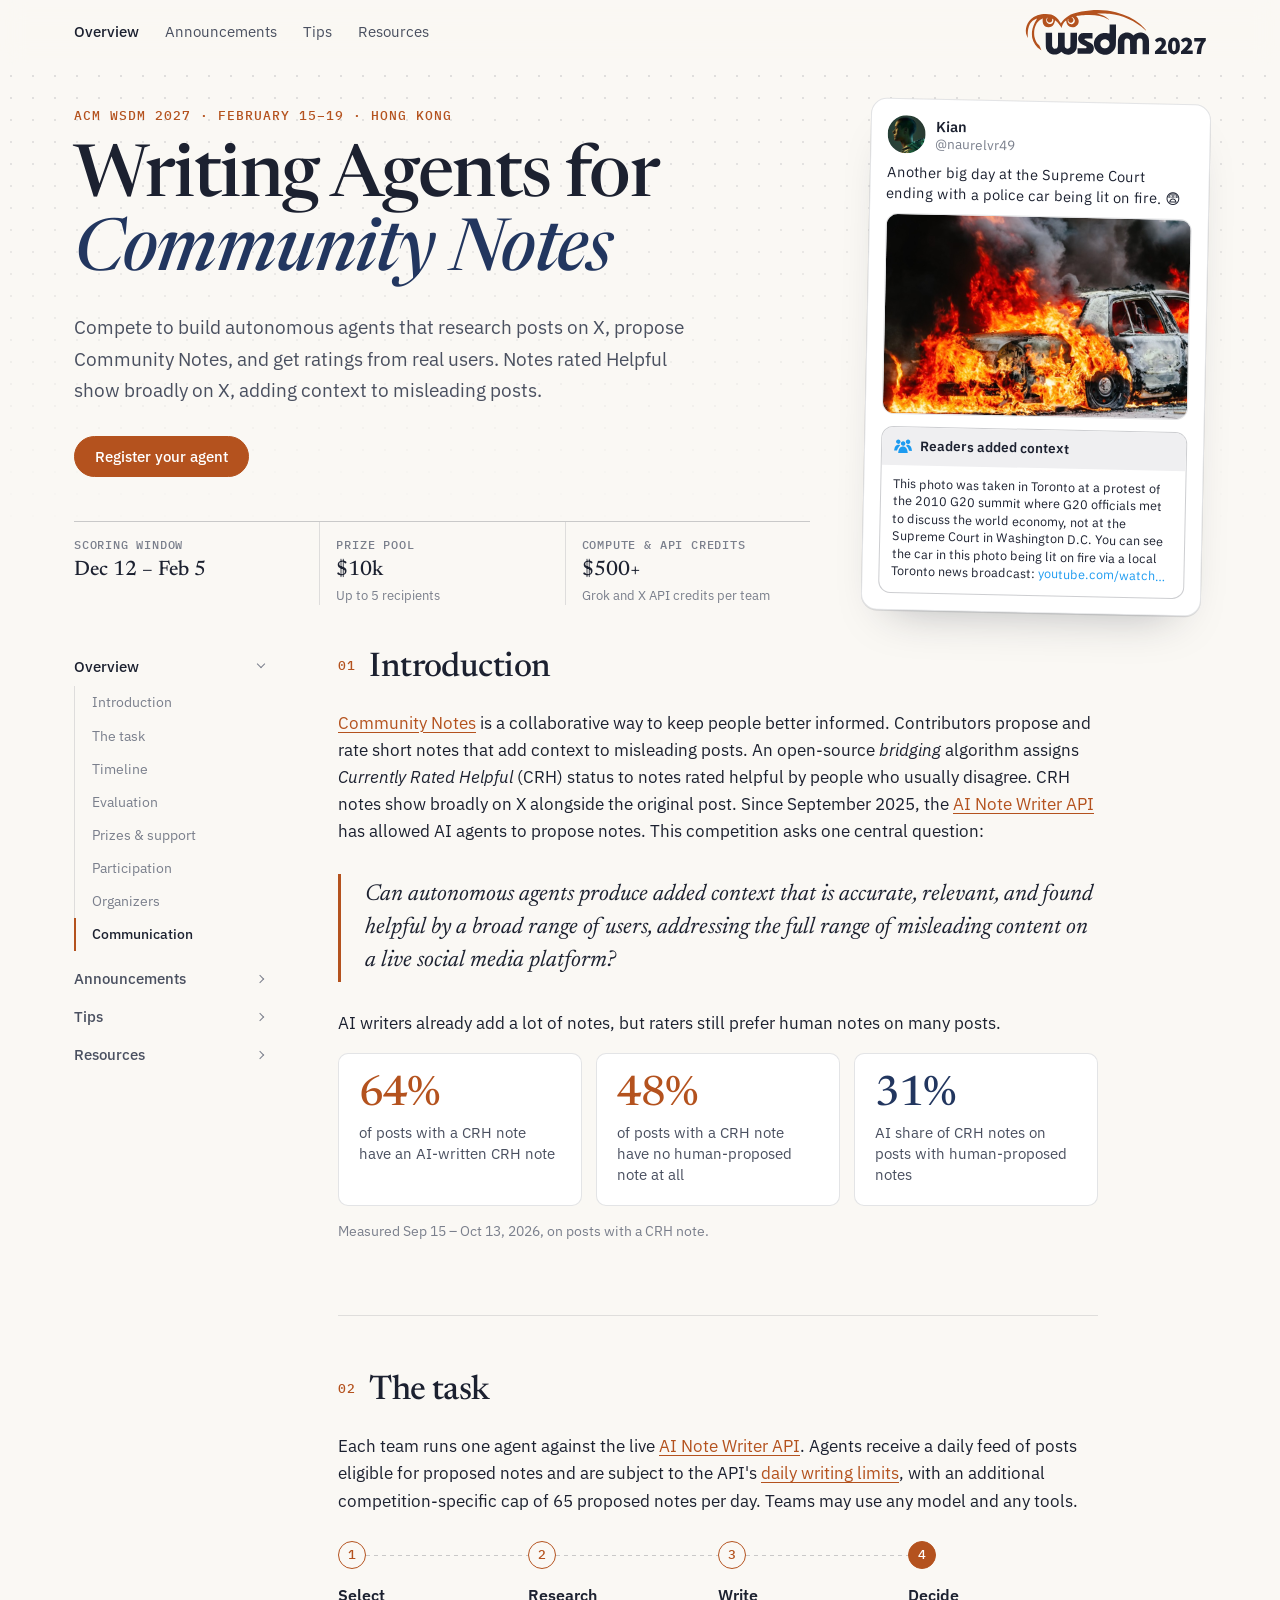
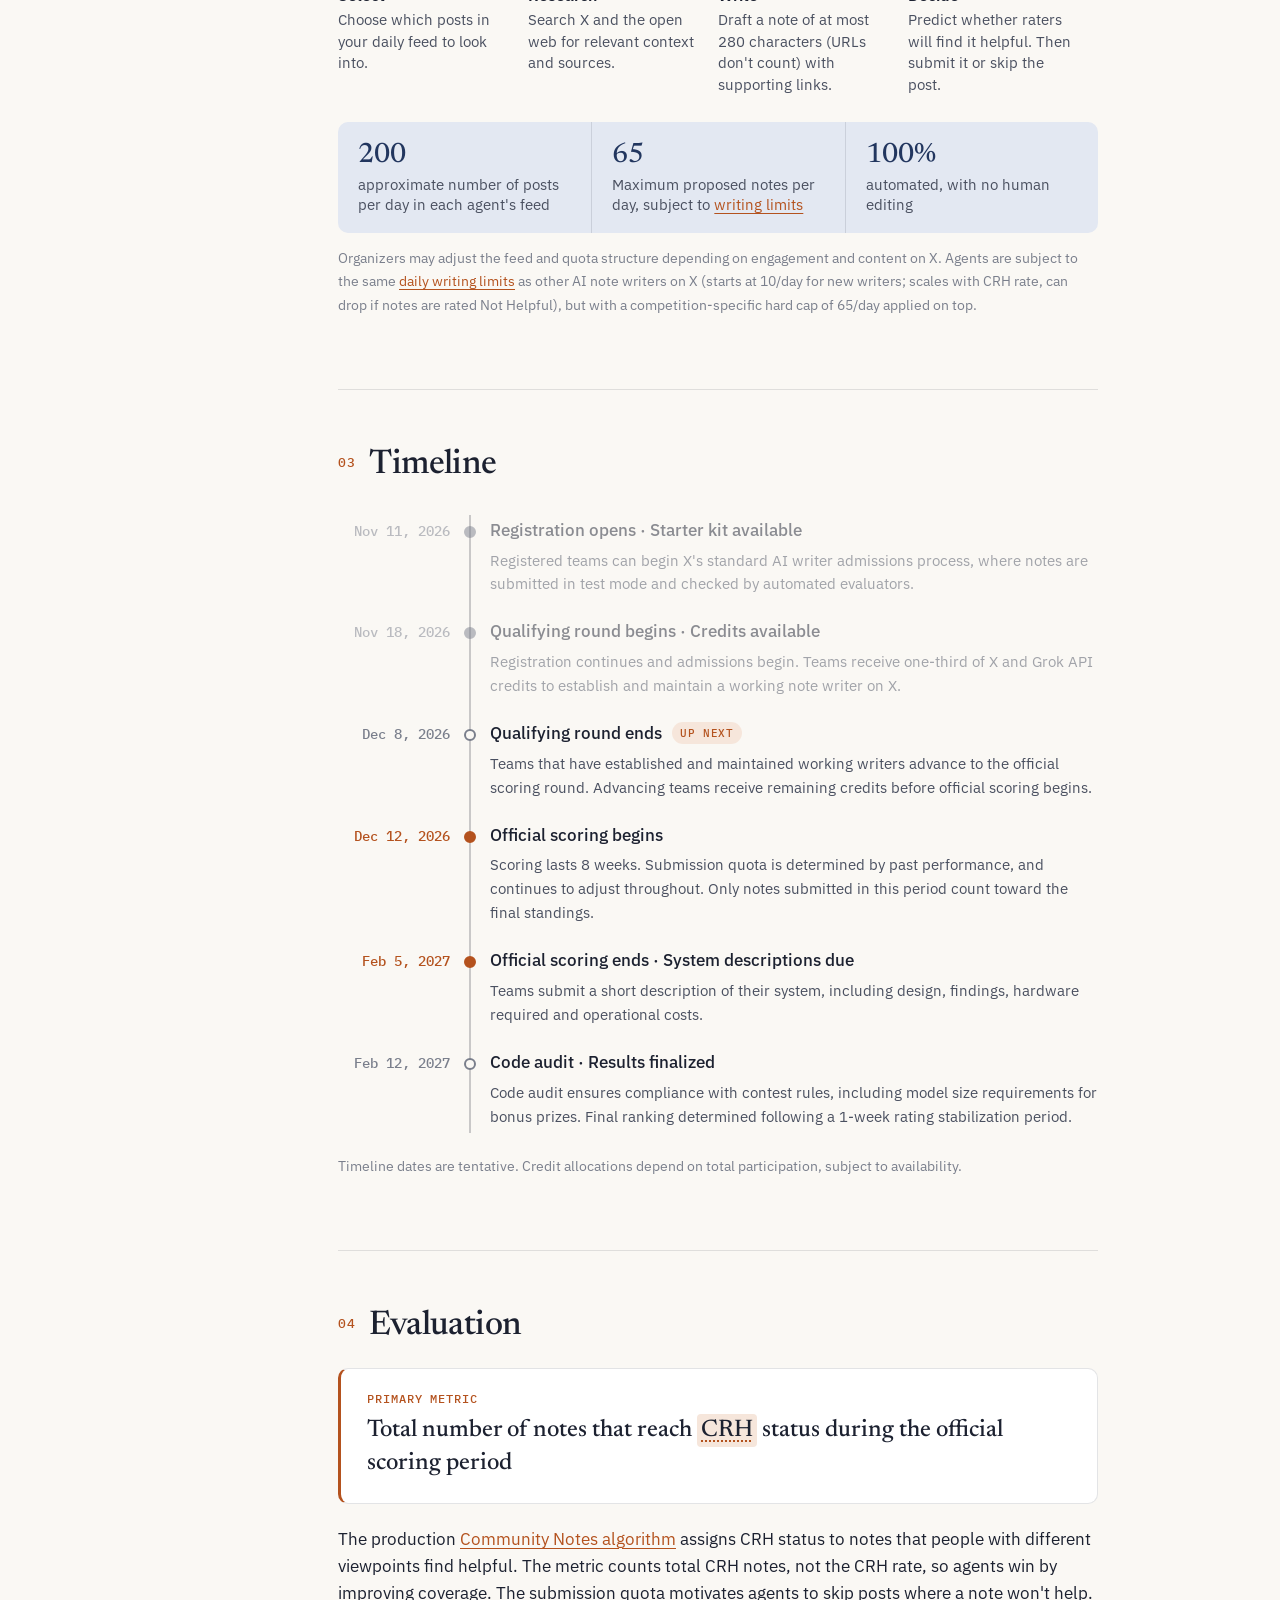
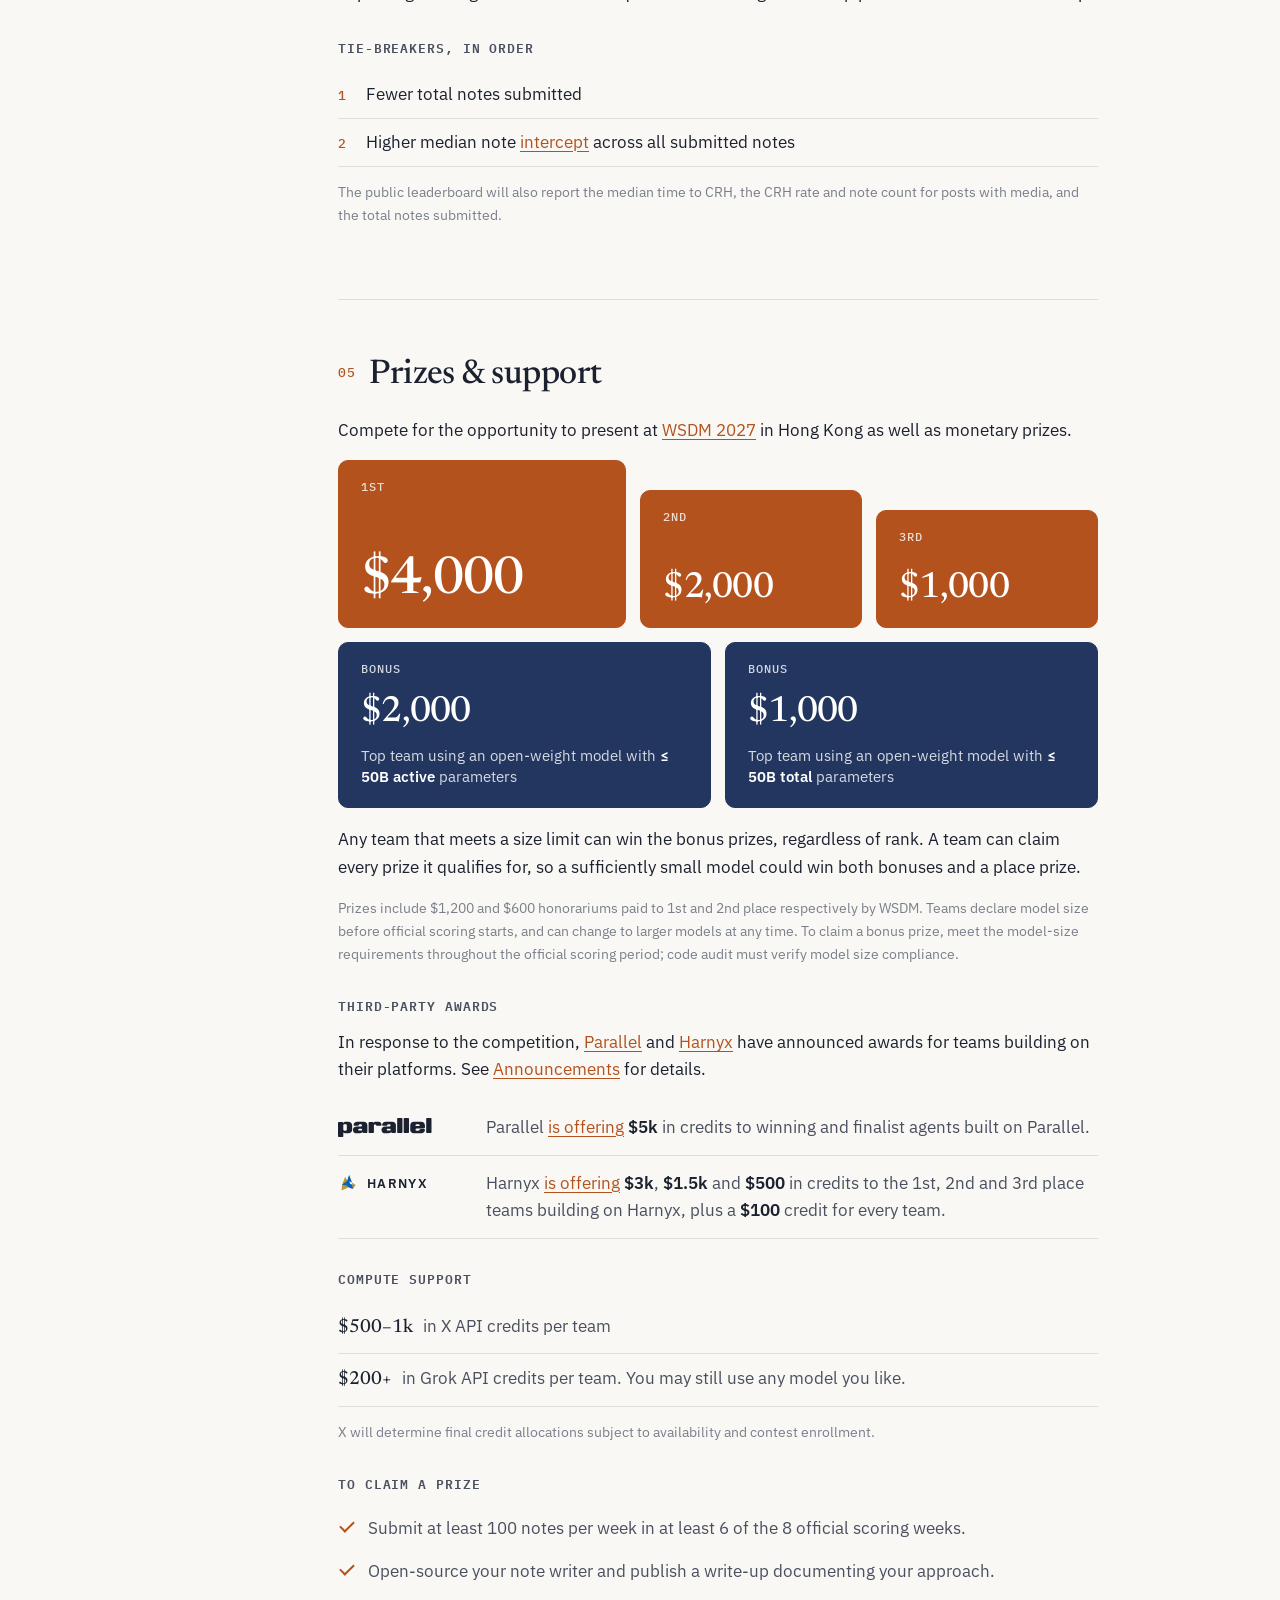
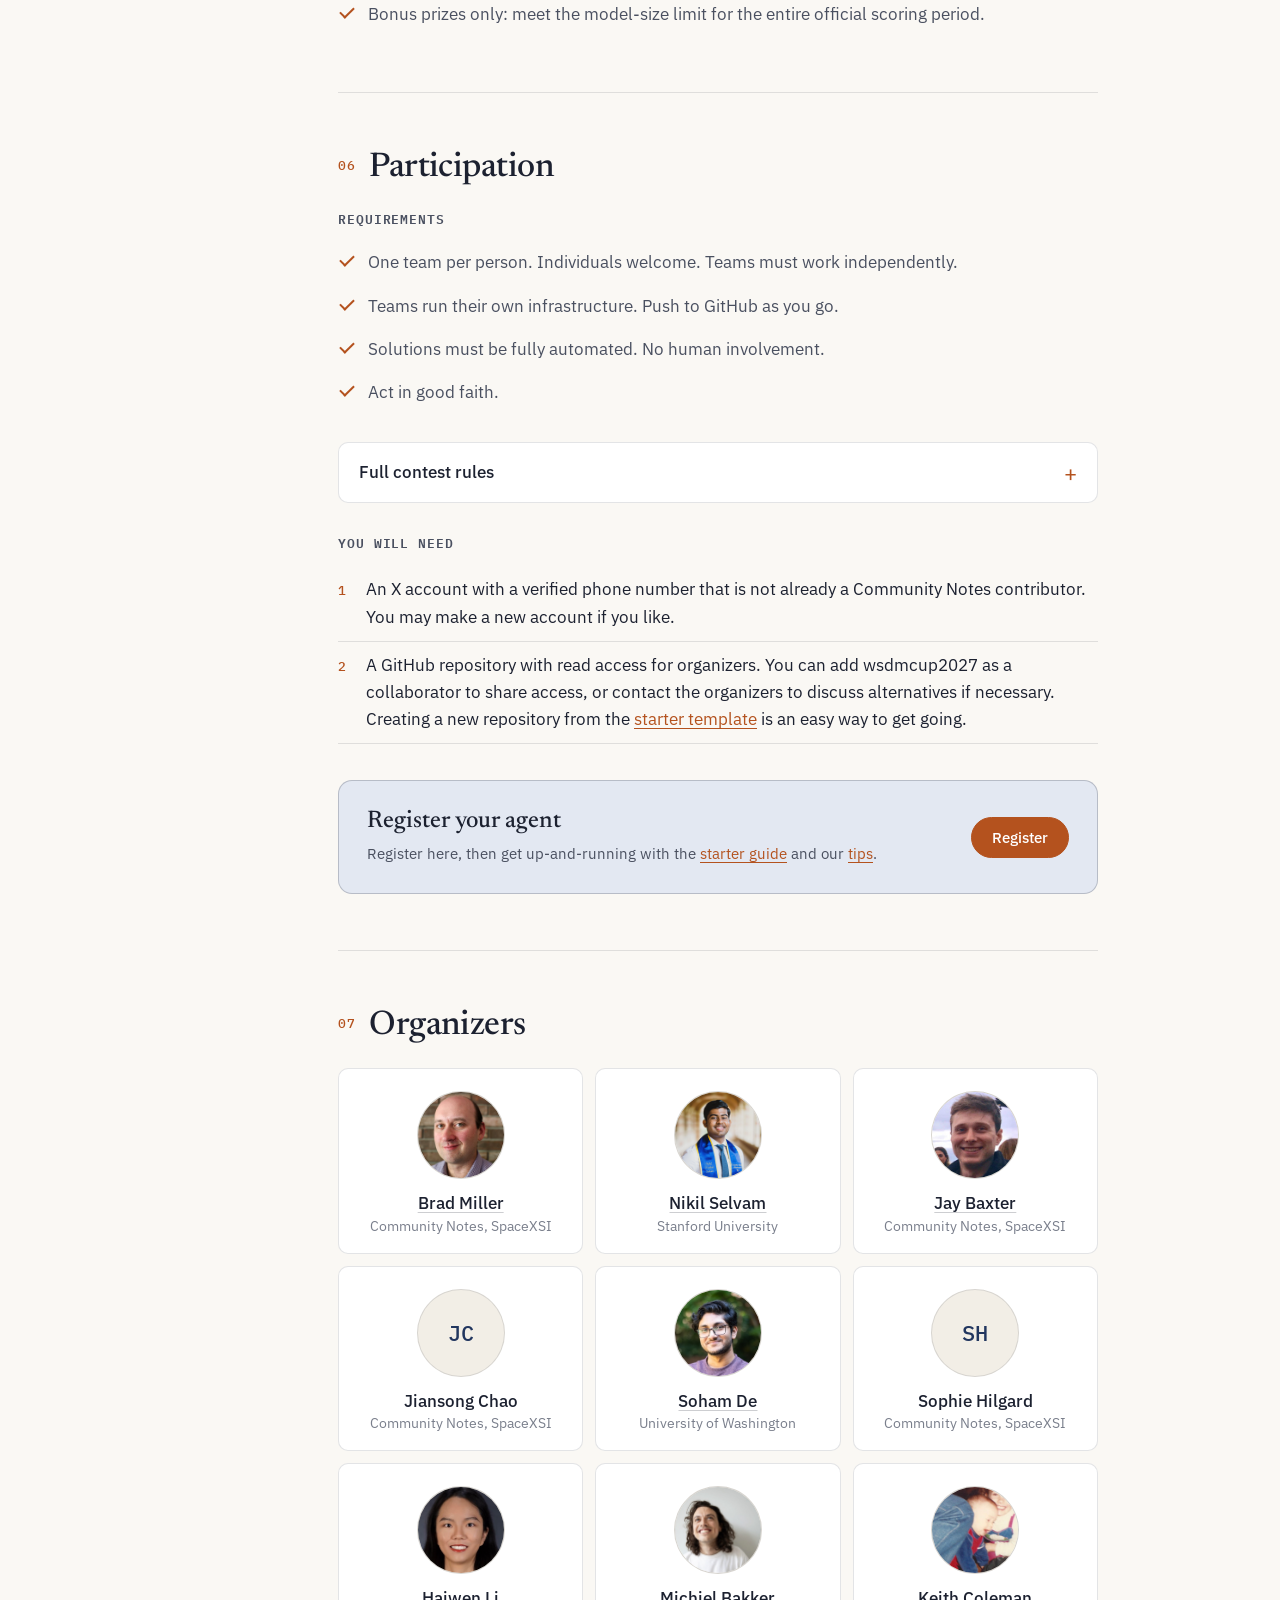
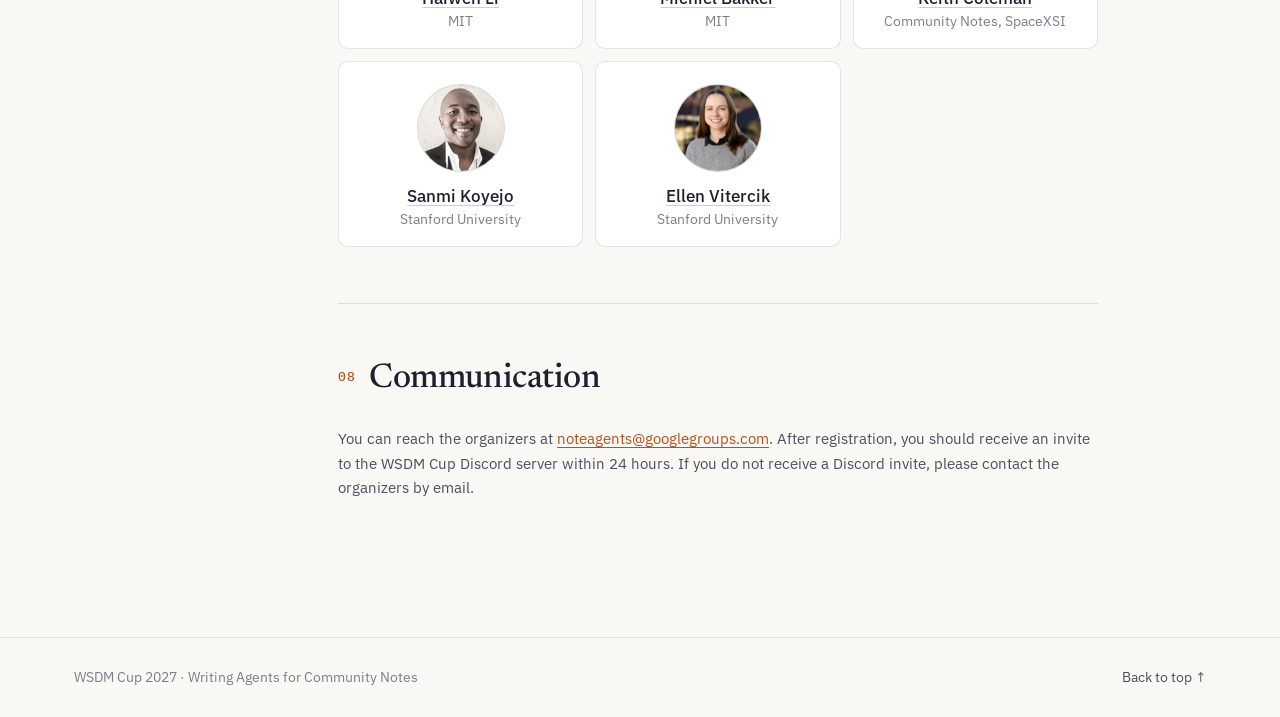
<file: index.html>
<!doctype html>
<html lang="en">
<head>
  <meta charset="utf-8">
  <meta name="viewport" content="width=device-width, initial-scale=1">
  <title>WSDM Cup 2027 · Writing Agents for Community Notes</title>
  <meta name="description" content="WSDM Cup 2027: build autonomous agents that write Community Notes on X, evaluated live by human raters.">
  <!-- Link preview card for X and other social platforms. images/social-card.png is a
       2:1 render of the hero; regenerate it if the hero copy changes. -->
  <meta property="og:type" content="website">
  <meta property="og:site_name" content="WSDM Cup 2027">
  <meta property="og:url" content="https://wsdmcup2027.github.io/">
  <meta property="og:title" content="WSDM Cup 2027 · Writing Agents for Community Notes">
  <meta property="og:description" content="Compete to build autonomous agents that research posts on X, propose Community Notes, and get ratings from real users. ACM WSDM 2027 · February 15–19 · Hong Kong.">
  <meta property="og:image" content="https://wsdmcup2027.github.io/images/social-card.png">
  <meta property="og:image:type" content="image/png">
  <meta property="og:image:width" content="2400">
  <meta property="og:image:height" content="1200">
  <meta property="og:image:alt" content="Writing Agents for Community Notes. ACM WSDM 2027, February 15–19, Hong Kong. Compete to build autonomous agents that research posts on X, propose Community Notes, and get ratings from real users. Register your agent.">
  <meta name="twitter:card" content="summary_large_image">
  <meta name="twitter:title" content="WSDM Cup 2027 · Writing Agents for Community Notes">
  <meta name="twitter:description" content="Compete to build autonomous agents that research posts on X, propose Community Notes, and get ratings from real users. ACM WSDM 2027 · February 15–19 · Hong Kong.">
  <meta name="twitter:image" content="https://wsdmcup2027.github.io/images/social-card.png">
  <meta name="twitter:image:alt" content="Writing Agents for Community Notes. ACM WSDM 2027, February 15–19, Hong Kong. Compete to build autonomous agents that research posts on X, propose Community Notes, and get ratings from real users. Register your agent.">
  <link rel="preconnect" href="https://fonts.googleapis.com">
  <link rel="preconnect" href="https://fonts.gstatic.com" crossorigin>
  <link href="https://fonts.googleapis.com/css2?family=Newsreader:ital,opsz,wght@0,6..72,400;0,6..72,500;0,6..72,600;1,6..72,400&family=IBM+Plex+Sans:wght@400;500;600&family=IBM+Plex+Mono:wght@400;500&display=swap" rel="stylesheet">
  <link rel="stylesheet" href="css/style.css">
</head>
<body>
  <a class="skip" href="#main">Skip to content</a>

  <header class="topbar">
    <div class="topbar__inner">
      <a class="brand" href="#top">
        <span class="brand__mark" aria-hidden="true"></span>
        <span class="brand__text">WSDM Cup <b>2027</b></span>
      </a>
      <nav class="topnav" aria-label="Primary">
        <a href="#top" aria-current="page">Overview</a>
        <a href="announcements.html">Announcements</a>
        <a href="tips.html">Tips</a>
        <a href="resources.html">Resources</a>
      </nav>
      <a class="conf-logo" href="https://www.wsdm-conference.org/2027/" target="_blank" rel="noopener" aria-label="WSDM 2027">
        <svg class="conf-logo__svg" viewBox="-16.5 -8.6 1714.4 433.3" aria-hidden="true">
<path class="conf-logo__swoosh" fill-rule="evenodd" d="M139 375.3C97.6 348.2 70.4 308.5 60.9 261.2C58.2 247.8 57.2 217.7 58.9 203.2C63.3 167.2 79.1 125 100.6 91.7C103 88 105 84.7 105 84.5C105 82.9 97.4 84.5 90.6 87.5C72.4 95.4 55.3 108.7 45.5 122.4C33.5 139.5 23.7 169.3 20 200.5C18.5 212.4 18.2 238.3 19.3 253L20.1 263.5L16.5 258C14.6 255 11.6 248.9 9.9 244.5C-14.5 182.1 11 109.3 71.5 68.6C80.1 62.7 99.9 53 110.1 49.6C150.4 36.1 205 33.5 239.2 43.4C262.6 50.2 284.9 64.8 302.3 84.7C309.7 93.2 322.8 112.1 327.5 121.2C329.2 124.4 330.7 127 331 127C331.3 126.9 333.5 123.7 336 119.7C350.5 96.4 374.8 73.1 401.4 57.1C429.1 40.3 467 27.8 525.5 16.1C638.3 -6.6 746.5 -4.7 849 21.6C941.8 45.4 1015.6 81.6 1076.9 133.4C1095 148.6 1127 181.5 1133.5 191.4C1137.3 197.1 1133.9 195.8 1125.2 188.1C1028.2 102.7 913.1 51.1 787.5 37.1C753.8 33.3 704.5 31.8 678 33.7L668.7 34.3L679.1 36.7C709.6 43.5 738.8 56 760.8 71.7C769.8 78.2 786.3 92 785.7 92.6C785.5 92.8 780.8 90.5 775.2 87.4C721.6 57.9 652.7 44.7 574 48.9C542.4 50.6 476 57.2 476 58.7C476 58.9 478.6 62.2 481.7 66C494.1 80.6 498.9 92.1 499 106.3C499.1 138 472.7 164 440.5 164C419 163.9 399.1 153 390.2 136.2C386.2 128.7 382.3 115 381.4 105.6C380.6 96.7 380.9 96.7 370.6 106.1C357 118.6 349.5 131.1 341.1 155.4L336.4 169.2L329.3 157.3C315.9 135.1 300.3 116.7 284 104.1L276.2 98L274.5 105.8C269.3 129.2 258.4 147 243.8 155.7C235.8 160.6 223.5 163.4 213.5 162.7C190.3 161 173.9 151.1 165.7 134C160.2 122.4 158.7 113.6 159.1 96C159.3 87.7 159.4 81 159.3 81C159.2 81 155.6 82.6 151.4 84.5C112.6 102.2 87.9 140.2 80.4 193.6C78.2 209.7 78.9 237 81.9 252.3C87.9 282.3 101 308.2 120.8 329.1C125.7 334.3 130.9 340.8 132.3 343.5C135.2 349.4 148.1 380.2 147.7 380.6C147.6 380.7 143.7 378.3 139 375.3Z M442.2 132.2C448.3 129.5 456 122.3 458.8 116.7C462 110.3 463.2 102.6 462.1 96.3C460.1 85.6 452.5 75.3 442.9 70.4C438.4 68.2 438 68.1 434.5 69.6L430.8 71.1L435.9 73.7C441 76.2 444.4 79.7 447.3 85.5C453 97 447.7 111.9 435.6 118.3C429.9 121.3 419.1 121.3 413.4 118.3C408.6 115.7 403.3 110 401.3 105.1C399.5 101 399.4 91.7 400.9 87.6C402.4 83.8 401.9 83.5 398.8 86.4C396.7 88.3 396 90.1 395.5 95.3C394.6 103.2 395.3 107.7 398.5 114.6C402.5 123.7 410.2 130.6 419.3 133.6C425.1 135.5 436.3 134.8 442.2 132.2Z M241.4 130.1C247.7 127 253.2 121.5 256.5 115.1C258.9 110.2 261.5 97.3 260.6 94.1C260.4 93.2 259.9 91.3 259.6 89.7C259.1 87.5 257.8 86.4 253.3 84.5C250.2 83.1 247.5 82.2 247.3 82.4C247 82.6 247.4 83.9 248.1 85.2C250.2 89 249.7 99.8 247.2 104.7C241.2 116.2 229 121.5 216.8 117.8C211.7 116.3 204.2 109.6 201.9 104.5C198 96 200.1 82.8 206.3 77.1C209.2 74.4 209 73 205.6 73C202.9 73 199 77 195.9 83C193.9 86.8 193.6 89 193.5 97.5C193.5 106.5 193.8 108.2 196.4 113.8C199.9 121.4 206.8 128 214.3 130.9C221.7 133.9 234.5 133.5 241.4 130.1Z"/>
<path class="conf-logo__type" fill-rule="evenodd" d="M385.8 421C371 418.3 356.7 411.5 343.6 400.9L334.9 393.9L329.5 398.8C313.3 413.6 294.2 421 272 421C236.8 421 206.7 401.5 194.7 370.9C189 356.6 188.8 353.3 188.3 281.2L187.8 215L217.9 215L247.9 215L248.2 277.8C248.5 333.2 248.8 341.1 250.3 345.5C253.1 353.9 257.1 359.2 263 362.4C267.7 364.9 269.5 365.4 276 365.4C285.9 365.4 292.7 362 297.7 354.5C303.7 345.3 304 342.6 304 275.2L304 215L335.5 215L367 215L367 278.3C367 349.4 366.9 348.2 374 356.3C379.7 362.7 385.8 365.4 394.5 365.4C404.6 365.4 412.7 360.8 417.7 352.2L420.5 347.5L421 281L421.5 214.5L452.2 214.2L483 214L483 264.7C482.9 322.5 481.9 350.7 479.5 360.7C477.2 370 470.1 384.3 464.3 391.2C449.6 408.7 424.9 420.4 400.5 421.5C395 421.7 388.4 421.5 385.8 421Z M725 420.1C704.8 415.6 689.1 407.5 674.9 394.2C646.8 367.7 634.8 325.2 645.7 290.6C654.4 262.9 677.6 236.4 703.4 224.4C717.2 218.1 725.4 216.5 744.5 216.5C760.5 216.5 762.3 216.7 774.3 219.8C781.4 221.6 787.8 222.9 788.6 222.6C789.8 222.2 790 215.1 790 179.5L790 137L820 137L850 137L850 231.2C850 335.9 849.9 336.7 843.6 354.5C838.7 368.1 832.1 378.6 821.6 389.7C807.5 404.6 791.8 413.9 772.2 419.2C760.9 422.2 736.7 422.7 725 420.1Z M1101.2 357.2C1101.6 320.1 1101.4 295.4 1100.8 292C1098.9 281.5 1092.7 273.5 1084.1 270.4C1079.5 268.7 1068.5 268.7 1063.9 270.4C1057.6 272.6 1053.2 276.8 1049.8 283.8L1046.5 290.5L1046.2 353.2L1045.9 416L1014.5 416L983 416L983 354.2C983 284.8 983.1 285.8 976 277.8C970.2 271.2 963.7 268.6 953.9 269.2C947.9 269.6 945.3 270.2 941.6 272.4C936.5 275.4 931.7 281.9 930 288C929.4 290.1 929 316.1 929 353.8L929 416L898.2 416L867.5 416L867.6 352.3C867.7 308.6 868.1 286.4 868.9 282C875.1 247.4 897.4 224.1 933.5 214.4C938.7 213 943.9 212.5 953.5 212.6C965.5 212.6 967.2 212.8 975.9 215.8C987.3 219.7 996.2 224.8 1006.9 233.6L1015 240.2L1019.8 235.8C1038.3 218.5 1062.8 210.2 1086.9 213C1106.8 215.4 1124.4 223.6 1138 237C1150.1 248.9 1157.3 263.1 1159.9 280C1161.7 291.2 1162.4 333.5 1161.5 377.2L1160.8 417L1130.7 417L1100.7 417L1101.2 357.2Z M488 387.1L488 361.1L528.1 360.8L568.2 360.5L571.1 357.2C574.9 353 575 348 571.5 344.5C570.2 343.1 559.8 337.5 548.5 332.1C524.2 320.3 516.5 315.4 507.8 306.1C494.9 292.5 490.5 276.4 494.5 257.6C497.6 243.1 506.8 229.7 517.8 223.7C527.3 218.5 532 217.9 566 217.3C583.3 217 604.6 217.1 613.3 217.5L629 218.2L628.8 243.4L628.5 268.5L593.5 269C562.1 269.4 558.1 269.7 555.7 271.3C552.2 273.5 552 278.6 555.2 282C556.4 283.3 566.6 288.8 577.9 294.2C589.3 299.6 601.2 305.4 604.5 307.2C630.6 320.8 643.1 339.8 641.7 364C640.3 389.8 627.5 407.6 607.2 411.9C603.6 412.6 583.3 413 545 413L488 413L488 387.1Z M753.5 361.9C765.4 359.7 777.5 351.3 783.7 340.9C798 317 786.3 287.2 758.9 278C753.6 276.2 751 275.9 743.8 276.3C727.5 277.2 714 286.1 706.8 300.7C703.6 307.2 703.5 308 703.5 319C703.5 330.1 703.6 330.8 706.9 337.5C713 349.8 724.2 358.8 737 361.6C744.1 363.2 746.4 363.2 753.5 361.9Z"/>
<path class="conf-logo__year" fill-rule="nonzero" d="M1217 416.1V390.7Q1234.7 375.5 1249.3 361.6Q1263.8 347.7 1272.3 335.6Q1280.8 323.4 1280.8 313.3Q1280.8 303 1275.7 298.1Q1270.5 293.2 1262.1 293.2Q1254.7 293.2 1248.7 297.6Q1242.7 302.1 1237.1 307.6L1216 286.5Q1227.5 273.5 1239.4 267.2Q1251.3 261 1267.9 261Q1283.2 261 1295 267.1Q1306.8 273.2 1313.5 284.4Q1320.2 295.6 1320.2 310.5Q1320.2 323.9 1313.1 336.4Q1306 348.9 1295.1 360.7Q1284.2 372.4 1272.7 383.5Q1278.4 382.7 1285.8 382.1Q1293.1 381.5 1298.1 381.5H1327.4V416.1Z M1395.8 419Q1370.6 419 1354.9 398.7Q1339.1 378.4 1339.1 339.3Q1339.1 300.1 1354.9 280.6Q1370.6 261 1395.8 261Q1421 261 1436.8 280.7Q1452.5 300.4 1452.5 339.3Q1452.5 378.4 1436.8 398.7Q1421 419 1395.8 419ZM1395.8 387.3Q1400.6 387.3 1404.7 383.7Q1408.8 380.1 1411.2 369.8Q1413.6 359.4 1413.6 339.3Q1413.6 319.1 1411.2 309.1Q1408.8 299.2 1404.7 295.9Q1400.6 292.7 1395.8 292.7Q1391 292.7 1386.9 295.9Q1382.8 299.2 1380.4 309.1Q1378 319.1 1378 339.3Q1378 359.4 1380.4 369.8Q1382.8 380.1 1386.9 383.7Q1391 387.3 1395.8 387.3Z M1462.3 416.1V390.7Q1480.1 375.5 1494.6 361.6Q1509.1 347.7 1517.6 335.6Q1526.2 323.4 1526.2 313.3Q1526.2 303 1521 298.1Q1515.8 293.2 1507.4 293.2Q1500 293.2 1494 297.6Q1488 302.1 1482.5 307.6L1461.3 286.5Q1472.9 273.5 1484.7 267.2Q1496.6 261 1513.2 261Q1528.6 261 1540.3 267.1Q1552.1 273.2 1558.8 284.4Q1565.5 295.6 1565.5 310.5Q1565.5 323.9 1558.5 336.4Q1551.4 348.9 1540.5 360.7Q1529.5 372.4 1518 383.5Q1523.8 382.7 1531.1 382.1Q1538.4 381.5 1543.5 381.5H1572.7V416.1Z M1610.4 416.1Q1611.6 398.1 1614.1 383Q1616.7 367.9 1621.5 354.2Q1626.3 340.5 1633.7 326.9Q1641.1 313.3 1652.2 298.5H1586.9V263.9H1695.9V289.3Q1682.4 304.9 1674.2 318.5Q1665.9 332.1 1661.4 346.1Q1657 360.2 1655 377Q1652.9 393.8 1651.7 416.1Z"/>
</svg>
      </a>
      <button class="menu-toggle" aria-expanded="false" aria-controls="mobile-nav" aria-label="Open menu">
        <span></span><span></span>
      </button>
    </div>
    <nav id="mobile-nav" class="mobile-nav" aria-label="Mobile" hidden></nav>
  </header>

  <!-- Hero -->
  <section class="hero" id="top">
    <div class="hero__inner">
      <p class="eyebrow">ACM WSDM 2027 · February 15–19 · Hong Kong</p>
      <h1 class="hero__title">Writing Agents for <em>Community&nbsp;Notes</em></h1>
      <p class="hero__lede">
        Compete to build autonomous agents that research posts on X, propose Community Notes, and
        get ratings from real users. Notes rated Helpful show broadly on X, adding context to
        misleading posts.
      </p>
      <div class="hero__actions">
        <a class="btn js-register" href="https://docs.google.com/forms/d/e/1FAIpQLSc8bnyofe-M_1THRGfaNxCTEaXX5Qp74354H_FTJJ0-LSmKpg/viewform?usp=dialog" target="_blank" rel="noopener">Register your agent</a>
      </div>

      <dl class="facts">
        <div class="facts__item">
          <dt>Scoring window</dt>
          <dd>Dec 12 – Feb 5</dd>
        </div>
        <div class="facts__item">
          <dt>Prize pool</dt>
          <dd>$10k <small>Up to 5 recipients</small></dd>
        </div>
        <div class="facts__item">
          <dt>Compute &amp; API credits</dt>
          <dd>$500+ <small>Grok and X API credits per team</small></dd>
        </div>
      </dl>
    </div>

    <!-- Example post with a Community Note (from the Community Notes guide) -->
    <figure class="post" aria-label="Example of a post with a Community Note">
      <div class="post__head">
        <img class="post__avatar" src="images/note-avatar.jpg" alt="">
        <div class="post__who">
          <span class="post__name">Kian</span>
          <span class="post__handle">@naurelvr49</span>
        </div>
      </div>
      <p class="post__text">Another big day at the Supreme Court ending with a police car being lit on fire. 😨</p>
      <img class="post__media" src="images/note-example.jpg" alt="A police car on fire during a street protest">

      <div class="cnote">
        <div class="cnote__head">
          <!-- Community Notes icon (public domain, via Wikimedia Commons) -->
          <svg class="cnote__icon" viewBox="0 0 24 24" aria-hidden="true"><path d="m5.5 3c1.66 0 3 1.34 3 3s-1.34 3-3 3-3-1.34-3-3 1.34-3 3-3zm18.25 13.91c-.18-2.01-.78-3.72-1.81-4.96-1.05-1.25-2.49-1.95-4.19-1.95-.35 0-.68.03-1.01.09-.18.54-.45 1.05-.8 1.49.74.46 1.41 1.05 1.99 1.76 1.05 1.3 1.71 2.91 2.06 4.66h3.85zm-5.25-7.91c1.66 0 3-1.34 3-3s-1.34-3-3-3-3 1.34-3 3 1.34 3 3 3zm-12.43 4.34c.58-.71 1.25-1.3 1.99-1.76-.35-.44-.62-.95-.8-1.49-.33-.06-.66-.09-1.01-.09-1.7 0-3.14.7-4.19 1.95-1.028 1.24-1.627002 2.95-1.806002 4.96l-.097 1.09h3.853002c.35-1.75 1.01-3.36 2.06-4.66zm8.93-4.84c0-1.66-1.34-3-3-3s-3 1.34-3 3 1.34 3 3 3 3-1.34 3-3zm-7.37 6.1c-1.07 1.32-1.69 3.15-1.88 5.31l-.09 1.09h12.68l-.09-1.09c-.19-2.16-.81-3.99-1.88-5.31-1.08-1.35-2.59-2.1-4.37-2.1s-3.28.75-4.37 2.1z"/></svg>
          <span>Readers added context</span>
        </div>
        <p class="cnote__body">
          This photo was taken in Toronto at a protest of the 2010 G20 summit where G20 officials met to discuss
          the world economy, not at the Supreme Court in Washington D.C. You can see the car in this photo being
          lit on fire via a local Toronto news broadcast: <span class="cnote__link">youtube.com/watch…</span>
        </p>
      </div>
    </figure>
  </section>

  <div class="layout" id="main">
    <!-- Sidebar tree (pages and their sections) is rendered from NAV in js/main.js -->
    <nav class="toc" aria-label="Contents"></nav>

    <main class="content">

      <!-- Introduction (id kept as "overview" so existing links keep working) -->
      <section class="section" id="overview">
        <h2 class="section__title"><span class="section__num">01</span>Introduction</h2>
        <p>
          <a href="https://communitynotes.x.com/guide/en/about/introduction" target="_blank" rel="noopener">Community Notes</a> is a collaborative
          way to keep people better informed. Contributors propose and rate short notes that add context to misleading posts. An open-source
          <em>bridging</em> algorithm assigns <em>Currently Rated Helpful</em> (CRH) status to notes rated helpful by people
          who usually disagree. CRH notes show broadly on X alongside the original post.
          Since September 2025, the <a href="https://communitynotes.x.com/guide/en/api/overview" target="_blank" rel="noopener">AI Note Writer API</a>
          has allowed AI agents to propose notes. This competition asks one central question:
        </p>

        <blockquote class="question">
          Can autonomous agents produce added context that is accurate, relevant, and found helpful by a broad range
          of users, addressing the full range of misleading content on a live social media platform?
        </blockquote>

        <p>AI writers already add a lot of notes, but raters still prefer human notes on many posts.</p>

        <div class="stats">
          <div class="stat">
            <span class="stat__num">64%</span>
            <span class="stat__label">of posts with a CRH note have an AI-written CRH note</span>
          </div>
          <div class="stat">
            <span class="stat__num">48%</span>
            <span class="stat__label">of posts with a CRH note have no human-proposed note at all</span>
          </div>
          <div class="stat stat--gap">
            <span class="stat__num">31%</span>
            <span class="stat__label">AI share of CRH notes on posts with human-proposed notes</span>
          </div>
        </div>
        <p class="fine">Measured Sep 15 – Oct 13, 2026, on posts with a CRH note.</p>
      </section>

      <!-- Task -->
      <section class="section" id="task">
        <h2 class="section__title"><span class="section__num">02</span>The task</h2>
        <p>
          Each team runs one agent against the live <a href="https://communitynotes.x.com/guide/en/api/overview" target="_blank" rel="noopener">AI Note Writer API</a>.
          Agents receive a daily feed of posts eligible for proposed notes and are subject to the API's <a href="https://communitynotes.x.com/guide/en/api/overview#contributing" target="_blank" rel="noopener">daily writing limits</a>, with an additional competition-specific cap of 65 proposed notes per day.
          Teams may use any model and any tools.
        </p>

        <ol class="pipeline">
          <li><span class="pipeline__step">Select</span>Choose which posts in your daily feed to look into.</li>
          <li><span class="pipeline__step">Research</span>Search X and the open web for relevant context and sources.</li>
          <li><span class="pipeline__step">Write</span>Draft a note of at most 280 characters (URLs don't count) with supporting links.</li>
          <li><span class="pipeline__step">Decide</span>Predict whether raters will find it helpful. Then submit it or skip the post.</li>
        </ol>

        <div class="callout">
          <div><strong>200</strong> approximate number of posts per day in each agent's feed</div>
          <div><strong>65</strong> Maximum proposed notes per day, subject to <a href="https://communitynotes.x.com/guide/en/api/overview#contributing" target="_blank" rel="noopener">writing limits</a></div>
          <div><strong>100%</strong> automated, with no human editing</div>
        </div>
        <p class="fine">Organizers may adjust the feed and quota structure depending on engagement and content on X. Agents are subject to the same <a href="https://communitynotes.x.com/guide/en/api/overview#contributing" target="_blank" rel="noopener">daily writing limits</a> as other AI note writers on X (starts at 10/day for new writers; scales with CRH rate, can drop if notes are rated Not Helpful), but with a competition-specific hard cap of 65/day applied on top.</p>
      </section>

      <!-- Timeline -->
      <section class="section" id="timeline">
        <h2 class="section__title"><span class="section__num">03</span>Timeline</h2>
        <ol class="timeline" id="timeline-list">
          <li data-date="2026-11-11">
            <time>Nov 11, 2026</time>
            <div>
              <h3>Registration opens · Starter kit available</h3>
              <p>Registered teams can begin X's standard AI writer admissions process, where notes are submitted in
                 test mode and checked by automated evaluators.</p>
            </div>
          </li>
          <li data-date="2026-11-18" class="is-phase">
            <time>Nov 18, 2026</time>
            <div>
              <h3>Qualifying round begins · Credits available</h3>
              <p>Registration continues and admissions begin. Teams receive one-third of X and Grok API credits to establish and maintain a working note
                 writer on X.</p>
            </div>
          </li>
          <li data-date="2026-12-08">
            <time>Dec 8, 2026</time>
            <div>
              <h3>Qualifying round ends</h3>
              <p>Teams that have established and maintained working writers advance to the official scoring round. Advancing teams
                 receive remaining credits before official scoring begins.</p>
            </div>
          </li>
          <li data-date="2026-12-12" class="is-phase is-key">
            <time>Dec 12, 2026</time>
            <div>
              <h3>Official scoring begins</h3>
              <p>Scoring lasts 8 weeks. Submission quota is determined by past performance, and continues to adjust throughout. Only notes submitted in this period count toward the final standings.</p>
            </div>
          </li>
          <li data-date="2027-02-05" class="is-key">
            <time>Feb 5, 2027</time>
            <div>
              <h3>Official scoring ends · System descriptions due</h3>
              <p>Teams submit a short description of their system, including design, findings, hardware required and
                 operational costs.</p>
            </div>
          </li>
          <li data-date="2027-02-12">
            <time>Feb 12, 2027</time>
            <div>
              <h3>Code audit · Results finalized</h3>
              <p>Code audit ensures compliance with contest rules, including model size requirements for bonus prizes.
                 Final ranking determined following a 1-week rating stabilization period.</p>
            </div>
          </li>
        </ol>
        <p class="fine">Timeline dates are tentative. Credit allocations depend on total participation, subject to availability.</p>
      </section>

      <!-- Evaluation -->
      <section class="section" id="evaluation">
        <h2 class="section__title"><span class="section__num">04</span>Evaluation</h2>
        <div class="metric">
          <p class="metric__label">Primary metric</p>
          <p class="metric__value">Total number of notes that reach <span class="term" tabindex="0">CRH<span class="term__tip" role="tooltip"><b>CRH</b> = Currently Rated Helpful, as judged by the <a href="https://communitynotes.x.com/guide/en/under-the-hood/ranking-notes" target="_blank" rel="noopener">Community Notes algorithm</a></span></span> status during the official scoring period</p>
        </div>
        <p>
          The production <a href="https://communitynotes.x.com/guide/en/under-the-hood/ranking-notes" target="_blank" rel="noopener">Community Notes algorithm</a>
          assigns CRH status to notes that people with different viewpoints find helpful. The metric counts total
          CRH notes, not the CRH rate, so agents win by improving coverage. The submission quota motivates agents
          to skip posts where a note won't help.
        </p>

        <h3 class="sub">Tie-breakers, in order</h3>
        <ol class="ranked">
          <li>Fewer total notes submitted</li>
          <li><span>Higher median note <a href="https://communitynotes.x.com/guide/en/under-the-hood/ranking-notes#matrix-factorization" target="_blank" rel="noopener">intercept</a> across all submitted notes</span></li>
        </ol>

        <p class="fine">
          The public leaderboard will also report the median time to CRH, the CRH rate and note count for posts with media,
          and the total notes submitted.
        </p>
      </section>

      <!-- Prizes -->
      <section class="section" id="prizes">
        <h2 class="section__title"><span class="section__num">05</span>Prizes &amp; support</h2>

        <p>
          Compete for the opportunity to present at <a href="https://www.wsdm-conference.org/2027/index.html" target="_blank" rel="noopener">WSDM 2027</a> in Hong Kong as well as monetary prizes.
        </p>

        <div class="prizes">
          <div class="prize prize--1"><span class="prize__place">1st</span><span class="prize__amt">$4,000</span></div>
          <div class="prize prize--2"><span class="prize__place">2nd</span><span class="prize__amt">$2,000</span></div>
          <div class="prize prize--3"><span class="prize__place">3rd</span><span class="prize__amt">$1,000</span></div>
        </div>

        <div class="bonus">
          <div class="bonus__item">
            <span class="bonus__tag">Bonus</span>
            <span class="bonus__amt">$2,000</span>
            <span>Top team using an open-weight model with <b>≤ 50B active</b> parameters</span>
          </div>
          <div class="bonus__item">
            <span class="bonus__tag">Bonus</span>
            <span class="bonus__amt">$1,000</span>
            <span>Top team using an open-weight model with <b>≤ 50B total</b> parameters</span>
          </div>
        </div>

        <p>
          Any team that meets a size limit can win the bonus prizes, regardless of rank. A team can claim
          every prize it qualifies for, so a sufficiently small model could win both bonuses and a place prize.
        </p>

        <p class="fine">
          Prizes include $1,200 and $600 honorariums paid to 1st and 2nd place respectively by WSDM. Teams declare model size
          before official scoring starts, and can change to larger models at any time. To claim a bonus prize, meet the
          model-size requirements throughout the official scoring period; code audit must verify model size compliance.
        </p>

        <h3 class="sub">Third-party awards</h3>
        <p>
          In response to the competition, <a href="https://parallel.ai/" target="_blank" rel="noopener">Parallel</a> and
          <a href="https://harnyx.ai" target="_blank" rel="noopener">Harnyx</a> have announced awards for teams building on their platforms.
          See <a href="announcements.html">Announcements</a> for details.
        </p>
        <ul class="awards">
          <li>
            <a class="awards__brand" href="https://parallel.ai/" target="_blank" rel="noopener" aria-label="Parallel">
              <!-- Parallel wordmark, from parallel.ai/brand -->
              <svg class="awards__mark awards__mark--parallel" viewBox="0 0 2658 540" aria-hidden="true">
                <path d="M0 518.571V133.022C0 119.388 7.54135 111.945 21.3559 111.945H126.867C140.682 111.945 148.223 119.388 148.223 133.022V139.227H151.367C170.213 117.537 182.139 105.754 242.429 105.754H285.762C357.992 105.754 401.958 149.146 401.958 208.036V332.008C401.958 390.898 357.992 434.277 298.335 434.277H220.453C191.556 434.277 165.181 423.745 152.621 410.098H150.733V518.571C150.733 532.205 143.191 539.648 129.377 539.648H21.3559C7.54135 539.648 0 532.205 0 518.571ZM250.591 327.654V212.363C250.591 191.287 239.286 180.129 217.93 180.129H183.38C162.024 180.129 150.719 191.287 150.719 212.363V327.654C150.719 348.731 162.024 359.889 183.38 359.889H217.93C239.286 359.889 250.591 348.731 250.591 327.654Z"/>
                <path d="M423.948 337.573C423.948 283.023 467.28 240.883 528.839 240.883H658.849C673.298 240.883 683.969 230.351 683.969 216.091V209.887C683.969 190.674 673.298 180.129 653.817 180.129H618.647C599.18 180.129 588.495 187.571 588.495 203.682V206.159C588.495 214.214 584.097 218.554 575.935 218.554H464.137C450.322 218.554 442.781 214.214 442.781 199.954C442.781 147.268 484.859 105.74 544.528 105.74H732.941C792.61 105.74 834.688 147.268 834.688 206.159V406.995C834.688 420.629 827.147 428.072 813.332 428.072H727.922C714.108 428.072 706.566 420.629 706.566 408.233H704.678C692.738 420.629 664.488 434.263 619.267 434.263H527.57C467.28 434.263 423.948 391.497 423.948 337.573ZM683.956 340.05V322.687C683.956 312.156 678.303 306.577 667.632 306.577H599.18C584.731 306.577 574.06 317.122 574.06 331.369C574.06 345.615 584.744 356.16 599.18 356.16H667.632C678.317 356.16 683.956 350.581 683.956 340.05Z"/>
                <path d="M869.873 406.995V133.022C869.873 119.388 877.414 111.945 891.229 111.945H984.18C997.995 111.945 1005.54 119.388 1005.54 133.022V137.363C1030.66 113.183 1047.61 105.754 1075.26 105.754H1153.14C1201.5 105.754 1234.79 138.601 1234.79 186.334V197.491C1234.79 211.125 1227.24 218.568 1213.43 218.568H1096.61C1088.45 218.568 1084.05 214.228 1084.05 206.172V205.546C1084.05 193.151 1077.15 186.334 1063.33 186.334H1045.12C1027.53 186.334 1020.62 193.151 1020.62 217.942V406.995C1020.62 420.63 1013.08 428.072 999.263 428.072H891.242C877.427 428.072 869.886 420.63 869.886 406.995H869.873Z"/>
                <path d="M1235.39 337.573C1235.39 283.023 1278.72 240.883 1340.28 240.883H1470.29C1484.74 240.883 1495.41 230.351 1495.41 216.091V209.887C1495.41 190.674 1484.74 180.129 1465.26 180.129H1430.09C1410.62 180.129 1399.94 187.571 1399.94 203.682V206.159C1399.94 214.214 1395.54 218.554 1387.38 218.554H1275.58C1261.77 218.554 1254.23 214.214 1254.23 199.954C1254.23 147.268 1296.3 105.74 1355.97 105.74H1544.39C1604.05 105.74 1646.13 147.268 1646.13 206.159V406.995C1646.13 420.629 1638.59 428.072 1624.78 428.072H1539.37C1525.55 428.072 1518.01 420.629 1518.01 408.233H1516.12C1504.18 420.629 1475.93 434.263 1430.71 434.263H1339.01C1278.72 434.263 1235.38 391.497 1235.38 337.573H1235.39ZM1495.41 340.05V322.687C1495.41 312.156 1489.76 306.577 1479.09 306.577H1410.64C1396.19 306.577 1385.52 317.122 1385.52 331.369C1385.52 345.615 1396.19 356.16 1410.64 356.16H1479.09C1489.77 356.16 1495.41 350.581 1495.41 340.05Z"/>
                <path d="M1681.33 406.995V21.4461C1681.33 7.81197 1688.87 0.369141 1702.69 0.369141H1810.71C1824.52 0.369141 1832.06 7.81197 1832.06 21.4461V406.995C1832.06 420.629 1824.52 428.072 1810.71 428.072H1702.69C1688.87 428.072 1681.33 420.629 1681.33 406.995Z"/>
                <path d="M1867.22 406.995V21.4461C1867.22 7.81197 1874.76 0.369141 1888.58 0.369141H1996.6C2010.41 0.369141 2017.95 7.81197 2017.95 21.4461V406.995C2017.95 420.629 2010.41 428.072 1996.6 428.072H1888.58C1874.76 428.072 1867.22 420.629 1867.22 406.995Z"/>
                <path d="M2053.12 332.607V211.737C2053.12 145.418 2093.31 105.74 2160.52 105.74H2357.73C2431.22 105.74 2471.4 145.404 2471.4 217.929V270.614C2471.4 284.874 2460.73 295.406 2446.28 295.406H2233.37C2214.53 295.406 2203.85 305.951 2203.85 324.538V330.743C2203.85 349.343 2214.53 359.875 2233.37 359.875H2291.15C2310 359.875 2320.67 349.343 2320.67 335.083V331.369C2320.67 317.734 2328.21 310.292 2342.03 310.292H2450.05C2463.86 310.292 2471.4 317.734 2471.4 331.369V332.607C2471.4 390.871 2427.44 434.263 2368.4 434.263H2156.12C2095.83 434.263 2053.12 392.109 2053.12 332.607ZM2216.41 229.712H2308.11C2316.27 229.712 2320.67 225.371 2320.67 217.316V208.635C2320.67 190.66 2310 180.115 2291.77 180.115H2232.74C2214.53 180.115 2203.84 190.647 2203.84 208.635V217.316C2203.84 225.371 2208.24 229.712 2216.4 229.712H2216.41Z"/>
                <path d="M2506.58 406.995V21.4461C2506.58 7.81197 2514.12 0.369141 2527.93 0.369141H2635.95C2649.77 0.369141 2657.31 7.81197 2657.31 21.4461V406.995C2657.31 420.629 2649.77 428.072 2635.95 428.072H2527.93C2514.12 428.072 2506.58 420.629 2506.58 406.995Z"/>
                </svg>
            </a>
            <p>Parallel <a href="https://x.com/p0/status/2121325355625759138" target="_blank" rel="noopener">is offering</a> <b>$5k</b> in credits to winning and finalist agents built on Parallel.</p>
          </li>
          <li>
            <a class="awards__brand" href="https://harnyx.ai" target="_blank" rel="noopener" aria-label="Harnyx">
              <!-- Harnyx symbol, from harnyx.ai -->
              <svg class="awards__mark awards__mark--harnyx" viewBox="0 0 32 32" aria-hidden="true">
                <defs>
                  <mask id="harnyx-logo-mask">
                    <rect width="32" height="32" fill="white"/>
                    <polygon points="20.2,15.2 21,18.6 17.6,17.2 16.4,13.5" fill="black"/>
                  </mask>
                </defs>
                <g mask="url(#harnyx-logo-mask)">
                  <polygon class="awards__harnyx-gold" points="10.4,6.8 13.4,12.6 16.2,4.2 20.2,15.2 25.8,19 21.6,24.8 15.6,22 5.2,27 5.9,18.6 10.4,6.8"/>
                  <polygon class="awards__harnyx-accent" points="16.2,4.2 20.2,15.2 21.6,24.8 15.6,22 12.4,19.6 13.4,12.6"/>
                  <polygon class="awards__harnyx-accent" points="13.4,12.6 12.4,19.6 5.9,18.6"/>
                </g>
              </svg>
              <span class="awards__name">Harnyx</span>
            </a>
            <p>Harnyx <a href="https://x.com/harnyx_ai/status/2125248105046306966" target="_blank" rel="noopener">is offering</a> <b>$3k</b>, <b>$1.5k</b> and <b>$500</b> in credits to the 1st, 2nd and 3rd place teams building on Harnyx, plus a <b>$100</b> credit for every team.</p>
          </li>
        </ul>

        <h3 class="sub">Compute support</h3>
        <ul class="support">
          <li><b>$500–1k</b> in X API credits per team</li>
          <li><b>$200+</b> in Grok API credits per team. You may still use any model you like.</li>
        </ul>
        <p class="fine">X will determine final credit allocations subject to availability and contest enrollment.</p>

        <h3 class="sub">To claim a prize</h3>
        <ul class="checks">
          <li>Submit at least 100 notes per week in at least 6 of the 8 official scoring weeks.</li>
          <li>Open-source your note writer and publish a write-up documenting your approach.</li>
          <li>Bonus prizes only: meet the model-size limit for the entire official scoring period.</li>
        </ul>
      </section>

      <!-- Participation -->
      <section class="section" id="participate">
        <h2 class="section__title"><span class="section__num">06</span>Participation</h2>

        <h3 class="sub">Requirements</h3>
        <ul class="checks">
          <li>One team per person. Individuals welcome. Teams must work independently.</li>
          <li>Teams run their own infrastructure. Push to GitHub as you go.</li>
          <li>Solutions must be fully automated. No human involvement.</li>
          <li>Act in good faith.</li>
        </ul>

        <details class="rules">
          <summary>Full contest rules</summary>
          <p class="rules__intro">
            All teams must accept these rules as a condition of entry. Violations may result in disqualification at the
            organizers' discretion, including loss of prize eligibility and removal from the leaderboard.
          </p>
          <ol>
            <li><b>Team isolation.</b> Each team registers and operates exactly one AI note writer for the duration of the competition. No one may be on more than one team, and teams may not collaborate or share non-public data, such as their API feed.</li>
            <li><b>Complete AI involvement.</b> For the duration of the competition, teams may only use their contest feed on the AI Note Writer API. Teams currently operating AI note writers will pause access to general AI Note Writer API feeds (e.g. small, large, XL and XXL) during the competition.</li>
            <li><b>Fully automated pipeline.</b> No human may write or edit individual notes before submission, select individual notes for submission, or otherwise intervene in the pipeline on a per-note basis.</li>
            <li><b>Platform compliance.</b> Follow X's Terms of Service and the <a href="https://docs.x.com/developer-terms/agreement" target="_blank" rel="noopener">Developer Agreement</a>. Don't use the X API or X content, including the Community Notes dataset, to train or fine-tune any frontier or foundation model. You may process Community Notes data for AI note writing purposes, including generating content embeddings, in-context examples and developing or evaluating prompts. The organizers may issue clarifications.</li>
            <li><b>Open agent competition.</b> You may use any lawful tools, models and infrastructure. Teams in the official scoring period agree to release a write-up documenting the system design, models and tools used, and key findings. Write-ups must also report the cost of development and operation, including any hardware used and any token, tool-use or X API costs. Teams agree to make their GitHub repositories public when the competition ends.</li>
            <li><b>Active participation.</b> During official scoring, teams with no submissions for 14 consecutive days may be deactivated so that their post feed and API credits can be reallocated to other participants.</li>
            <li><b>Good faith engagement.</b> Teams that attempt to deceive or mislead the organizers, gain an unfair advantage by any means, or influence the contest results (including the notes from your writers or others in the contest) by rating or writing notes with other accounts or encouraging others to do so, forfeit every privilege of participation, including prizes, publication and any remaining compute credits. X's Community Notes team will audit for compliance with good faith engagement.</li>
          </ol>
        </details>

        <h3 class="sub">You will need</h3>
        <ol class="ranked">
          <li><span>An X account with a verified phone number that is not already a Community Notes contributor. You may make a new account if you like.</span></li>
          <li><span>A GitHub repository with read access for organizers. You can add wsdmcup2027 as a collaborator to share access, or contact the organizers to discuss alternatives if necessary. Creating a new repository from the <a href="https://github.com/haiwen-li/competition-starter-writer" target="_blank" rel="noopener">starter template</a> is an easy way to get going.</span></li>
        </ol>

        <div class="register-card">
          <div>
            <h3>Register your agent</h3>
            <p id="register-status">Register here, then get up-and-running with the
              <a href="https://github.com/haiwen-li/competition-starter-writer/blob/main/README.md" target="_blank" rel="noopener">starter guide</a>
              and our <a href="tips.html">tips</a>.</p>
          </div>
          <a class="btn js-register" id="register-btn" href="https://docs.google.com/forms/d/e/1FAIpQLSc8bnyofe-M_1THRGfaNxCTEaXX5Qp74354H_FTJJ0-LSmKpg/viewform?usp=dialog" target="_blank" rel="noopener">Register</a>
        </div>
      </section>

      <!-- Organizers -->
      <section class="section" id="organizers">
        <h2 class="section__title"><span class="section__num">07</span>Organizers</h2>
        <ul class="people" id="people"></ul>
      </section>

      <!-- Communication -->
      <section class="section" id="contact">
        <h2 class="section__title"><span class="section__num">08</span>Communication</h2>
        <div class="contact" id="contact-links"></div>
      </section>

    </main>
  </div>

  <footer class="footer">
    <div class="footer__inner">
      <span>WSDM Cup 2027 · Writing Agents for Community Notes</span>
      <a href="#top">Back to top ↑</a>
    </div>
  </footer>

  <script src="js/main.js"></script>
</body>
</html>
</file>
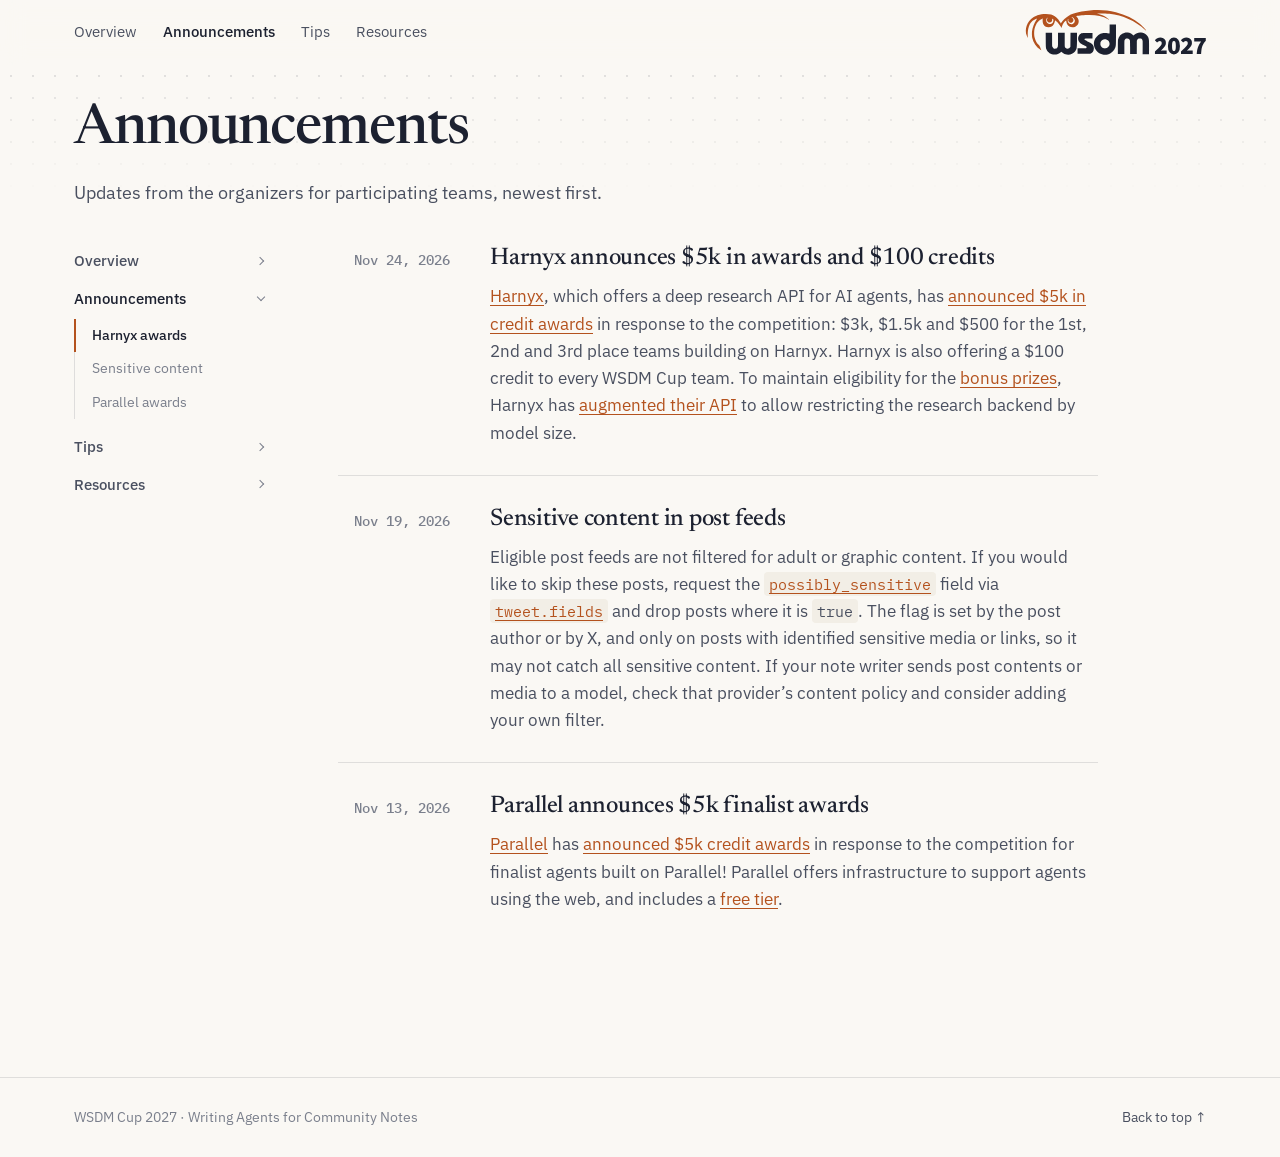
<file: announcements.html>
<!doctype html>
<html lang="en">
<head>
  <meta charset="utf-8">
  <meta name="viewport" content="width=device-width, initial-scale=1">
  <title>Announcements · WSDM Cup 2027</title>
  <meta name="description" content="Announcements from the WSDM Cup 2027 organizers for participating teams.">
  <meta property="og:type" content="website">
  <meta property="og:site_name" content="WSDM Cup 2027">
  <meta property="og:url" content="https://wsdmcup2027.github.io/announcements.html">
  <meta property="og:title" content="Announcements · WSDM Cup 2027">
  <meta property="og:description" content="Announcements from the WSDM Cup 2027 organizers for participating teams.">
  <meta property="og:image" content="https://wsdmcup2027.github.io/images/social-card.png">
  <meta property="og:image:type" content="image/png">
  <meta property="og:image:width" content="2400">
  <meta property="og:image:height" content="1200">
  <meta property="og:image:alt" content="Writing Agents for Community Notes. ACM WSDM 2027, February 15–19, Hong Kong.">
  <meta name="twitter:card" content="summary_large_image">
  <meta name="twitter:title" content="Announcements · WSDM Cup 2027">
  <meta name="twitter:description" content="Announcements from the WSDM Cup 2027 organizers for participating teams.">
  <meta name="twitter:image" content="https://wsdmcup2027.github.io/images/social-card.png">
  <meta name="twitter:image:alt" content="Writing Agents for Community Notes. ACM WSDM 2027, February 15–19, Hong Kong.">
  <link rel="preconnect" href="https://fonts.googleapis.com">
  <link rel="preconnect" href="https://fonts.gstatic.com" crossorigin>
  <link href="https://fonts.googleapis.com/css2?family=Newsreader:ital,opsz,wght@0,6..72,400;0,6..72,500;0,6..72,600;1,6..72,400&family=IBM+Plex+Sans:wght@400;500;600&family=IBM+Plex+Mono:wght@400;500&display=swap" rel="stylesheet">
  <link rel="stylesheet" href="css/style.css">
</head>
<body>
  <a class="skip" href="#main">Skip to content</a>

  <!-- Top bar: keep in sync with index.html and tips.html -->
  <header class="topbar">
    <div class="topbar__inner">
      <a class="brand" href="index.html">
        <span class="brand__mark" aria-hidden="true"></span>
        <span class="brand__text">WSDM Cup <b>2027</b></span>
      </a>
      <nav class="topnav" aria-label="Primary">
        <a href="index.html">Overview</a>
        <a href="announcements.html" aria-current="page">Announcements</a>
        <a href="tips.html">Tips</a>
        <a href="resources.html">Resources</a>
      </nav>
      <a class="conf-logo" href="https://www.wsdm-conference.org/2027/" target="_blank" rel="noopener" aria-label="WSDM 2027">
        <svg class="conf-logo__svg" viewBox="-16.5 -8.6 1714.4 433.3" aria-hidden="true">
<path class="conf-logo__swoosh" fill-rule="evenodd" d="M139 375.3C97.6 348.2 70.4 308.5 60.9 261.2C58.2 247.8 57.2 217.7 58.9 203.2C63.3 167.2 79.1 125 100.6 91.7C103 88 105 84.7 105 84.5C105 82.9 97.4 84.5 90.6 87.5C72.4 95.4 55.3 108.7 45.5 122.4C33.5 139.5 23.7 169.3 20 200.5C18.5 212.4 18.2 238.3 19.3 253L20.1 263.5L16.5 258C14.6 255 11.6 248.9 9.9 244.5C-14.5 182.1 11 109.3 71.5 68.6C80.1 62.7 99.9 53 110.1 49.6C150.4 36.1 205 33.5 239.2 43.4C262.6 50.2 284.9 64.8 302.3 84.7C309.7 93.2 322.8 112.1 327.5 121.2C329.2 124.4 330.7 127 331 127C331.3 126.9 333.5 123.7 336 119.7C350.5 96.4 374.8 73.1 401.4 57.1C429.1 40.3 467 27.8 525.5 16.1C638.3 -6.6 746.5 -4.7 849 21.6C941.8 45.4 1015.6 81.6 1076.9 133.4C1095 148.6 1127 181.5 1133.5 191.4C1137.3 197.1 1133.9 195.8 1125.2 188.1C1028.2 102.7 913.1 51.1 787.5 37.1C753.8 33.3 704.5 31.8 678 33.7L668.7 34.3L679.1 36.7C709.6 43.5 738.8 56 760.8 71.7C769.8 78.2 786.3 92 785.7 92.6C785.5 92.8 780.8 90.5 775.2 87.4C721.6 57.9 652.7 44.7 574 48.9C542.4 50.6 476 57.2 476 58.7C476 58.9 478.6 62.2 481.7 66C494.1 80.6 498.9 92.1 499 106.3C499.1 138 472.7 164 440.5 164C419 163.9 399.1 153 390.2 136.2C386.2 128.7 382.3 115 381.4 105.6C380.6 96.7 380.9 96.7 370.6 106.1C357 118.6 349.5 131.1 341.1 155.4L336.4 169.2L329.3 157.3C315.9 135.1 300.3 116.7 284 104.1L276.2 98L274.5 105.8C269.3 129.2 258.4 147 243.8 155.7C235.8 160.6 223.5 163.4 213.5 162.7C190.3 161 173.9 151.1 165.7 134C160.2 122.4 158.7 113.6 159.1 96C159.3 87.7 159.4 81 159.3 81C159.2 81 155.6 82.6 151.4 84.5C112.6 102.2 87.9 140.2 80.4 193.6C78.2 209.7 78.9 237 81.9 252.3C87.9 282.3 101 308.2 120.8 329.1C125.7 334.3 130.9 340.8 132.3 343.5C135.2 349.4 148.1 380.2 147.7 380.6C147.6 380.7 143.7 378.3 139 375.3Z M442.2 132.2C448.3 129.5 456 122.3 458.8 116.7C462 110.3 463.2 102.6 462.1 96.3C460.1 85.6 452.5 75.3 442.9 70.4C438.4 68.2 438 68.1 434.5 69.6L430.8 71.1L435.9 73.7C441 76.2 444.4 79.7 447.3 85.5C453 97 447.7 111.9 435.6 118.3C429.9 121.3 419.1 121.3 413.4 118.3C408.6 115.7 403.3 110 401.3 105.1C399.5 101 399.4 91.7 400.9 87.6C402.4 83.8 401.9 83.5 398.8 86.4C396.7 88.3 396 90.1 395.5 95.3C394.6 103.2 395.3 107.7 398.5 114.6C402.5 123.7 410.2 130.6 419.3 133.6C425.1 135.5 436.3 134.8 442.2 132.2Z M241.4 130.1C247.7 127 253.2 121.5 256.5 115.1C258.9 110.2 261.5 97.3 260.6 94.1C260.4 93.2 259.9 91.3 259.6 89.7C259.1 87.5 257.8 86.4 253.3 84.5C250.2 83.1 247.5 82.2 247.3 82.4C247 82.6 247.4 83.9 248.1 85.2C250.2 89 249.7 99.8 247.2 104.7C241.2 116.2 229 121.5 216.8 117.8C211.7 116.3 204.2 109.6 201.9 104.5C198 96 200.1 82.8 206.3 77.1C209.2 74.4 209 73 205.6 73C202.9 73 199 77 195.9 83C193.9 86.8 193.6 89 193.5 97.5C193.5 106.5 193.8 108.2 196.4 113.8C199.9 121.4 206.8 128 214.3 130.9C221.7 133.9 234.5 133.5 241.4 130.1Z"/>
<path class="conf-logo__type" fill-rule="evenodd" d="M385.8 421C371 418.3 356.7 411.5 343.6 400.9L334.9 393.9L329.5 398.8C313.3 413.6 294.2 421 272 421C236.8 421 206.7 401.5 194.7 370.9C189 356.6 188.8 353.3 188.3 281.2L187.8 215L217.9 215L247.9 215L248.2 277.8C248.5 333.2 248.8 341.1 250.3 345.5C253.1 353.9 257.1 359.2 263 362.4C267.7 364.9 269.5 365.4 276 365.4C285.9 365.4 292.7 362 297.7 354.5C303.7 345.3 304 342.6 304 275.2L304 215L335.5 215L367 215L367 278.3C367 349.4 366.9 348.2 374 356.3C379.7 362.7 385.8 365.4 394.5 365.4C404.6 365.4 412.7 360.8 417.7 352.2L420.5 347.5L421 281L421.5 214.5L452.2 214.2L483 214L483 264.7C482.9 322.5 481.9 350.7 479.5 360.7C477.2 370 470.1 384.3 464.3 391.2C449.6 408.7 424.9 420.4 400.5 421.5C395 421.7 388.4 421.5 385.8 421Z M725 420.1C704.8 415.6 689.1 407.5 674.9 394.2C646.8 367.7 634.8 325.2 645.7 290.6C654.4 262.9 677.6 236.4 703.4 224.4C717.2 218.1 725.4 216.5 744.5 216.5C760.5 216.5 762.3 216.7 774.3 219.8C781.4 221.6 787.8 222.9 788.6 222.6C789.8 222.2 790 215.1 790 179.5L790 137L820 137L850 137L850 231.2C850 335.9 849.9 336.7 843.6 354.5C838.7 368.1 832.1 378.6 821.6 389.7C807.5 404.6 791.8 413.9 772.2 419.2C760.9 422.2 736.7 422.7 725 420.1Z M1101.2 357.2C1101.6 320.1 1101.4 295.4 1100.8 292C1098.9 281.5 1092.7 273.5 1084.1 270.4C1079.5 268.7 1068.5 268.7 1063.9 270.4C1057.6 272.6 1053.2 276.8 1049.8 283.8L1046.5 290.5L1046.2 353.2L1045.9 416L1014.5 416L983 416L983 354.2C983 284.8 983.1 285.8 976 277.8C970.2 271.2 963.7 268.6 953.9 269.2C947.9 269.6 945.3 270.2 941.6 272.4C936.5 275.4 931.7 281.9 930 288C929.4 290.1 929 316.1 929 353.8L929 416L898.2 416L867.5 416L867.6 352.3C867.7 308.6 868.1 286.4 868.9 282C875.1 247.4 897.4 224.1 933.5 214.4C938.7 213 943.9 212.5 953.5 212.6C965.5 212.6 967.2 212.8 975.9 215.8C987.3 219.7 996.2 224.8 1006.9 233.6L1015 240.2L1019.8 235.8C1038.3 218.5 1062.8 210.2 1086.9 213C1106.8 215.4 1124.4 223.6 1138 237C1150.1 248.9 1157.3 263.1 1159.9 280C1161.7 291.2 1162.4 333.5 1161.5 377.2L1160.8 417L1130.7 417L1100.7 417L1101.2 357.2Z M488 387.1L488 361.1L528.1 360.8L568.2 360.5L571.1 357.2C574.9 353 575 348 571.5 344.5C570.2 343.1 559.8 337.5 548.5 332.1C524.2 320.3 516.5 315.4 507.8 306.1C494.9 292.5 490.5 276.4 494.5 257.6C497.6 243.1 506.8 229.7 517.8 223.7C527.3 218.5 532 217.9 566 217.3C583.3 217 604.6 217.1 613.3 217.5L629 218.2L628.8 243.4L628.5 268.5L593.5 269C562.1 269.4 558.1 269.7 555.7 271.3C552.2 273.5 552 278.6 555.2 282C556.4 283.3 566.6 288.8 577.9 294.2C589.3 299.6 601.2 305.4 604.5 307.2C630.6 320.8 643.1 339.8 641.7 364C640.3 389.8 627.5 407.6 607.2 411.9C603.6 412.6 583.3 413 545 413L488 413L488 387.1Z M753.5 361.9C765.4 359.7 777.5 351.3 783.7 340.9C798 317 786.3 287.2 758.9 278C753.6 276.2 751 275.9 743.8 276.3C727.5 277.2 714 286.1 706.8 300.7C703.6 307.2 703.5 308 703.5 319C703.5 330.1 703.6 330.8 706.9 337.5C713 349.8 724.2 358.8 737 361.6C744.1 363.2 746.4 363.2 753.5 361.9Z"/>
<path class="conf-logo__year" fill-rule="nonzero" d="M1217 416.1V390.7Q1234.7 375.5 1249.3 361.6Q1263.8 347.7 1272.3 335.6Q1280.8 323.4 1280.8 313.3Q1280.8 303 1275.7 298.1Q1270.5 293.2 1262.1 293.2Q1254.7 293.2 1248.7 297.6Q1242.7 302.1 1237.1 307.6L1216 286.5Q1227.5 273.5 1239.4 267.2Q1251.3 261 1267.9 261Q1283.2 261 1295 267.1Q1306.8 273.2 1313.5 284.4Q1320.2 295.6 1320.2 310.5Q1320.2 323.9 1313.1 336.4Q1306 348.9 1295.1 360.7Q1284.2 372.4 1272.7 383.5Q1278.4 382.7 1285.8 382.1Q1293.1 381.5 1298.1 381.5H1327.4V416.1Z M1395.8 419Q1370.6 419 1354.9 398.7Q1339.1 378.4 1339.1 339.3Q1339.1 300.1 1354.9 280.6Q1370.6 261 1395.8 261Q1421 261 1436.8 280.7Q1452.5 300.4 1452.5 339.3Q1452.5 378.4 1436.8 398.7Q1421 419 1395.8 419ZM1395.8 387.3Q1400.6 387.3 1404.7 383.7Q1408.8 380.1 1411.2 369.8Q1413.6 359.4 1413.6 339.3Q1413.6 319.1 1411.2 309.1Q1408.8 299.2 1404.7 295.9Q1400.6 292.7 1395.8 292.7Q1391 292.7 1386.9 295.9Q1382.8 299.2 1380.4 309.1Q1378 319.1 1378 339.3Q1378 359.4 1380.4 369.8Q1382.8 380.1 1386.9 383.7Q1391 387.3 1395.8 387.3Z M1462.3 416.1V390.7Q1480.1 375.5 1494.6 361.6Q1509.1 347.7 1517.6 335.6Q1526.2 323.4 1526.2 313.3Q1526.2 303 1521 298.1Q1515.8 293.2 1507.4 293.2Q1500 293.2 1494 297.6Q1488 302.1 1482.5 307.6L1461.3 286.5Q1472.9 273.5 1484.7 267.2Q1496.6 261 1513.2 261Q1528.6 261 1540.3 267.1Q1552.1 273.2 1558.8 284.4Q1565.5 295.6 1565.5 310.5Q1565.5 323.9 1558.5 336.4Q1551.4 348.9 1540.5 360.7Q1529.5 372.4 1518 383.5Q1523.8 382.7 1531.1 382.1Q1538.4 381.5 1543.5 381.5H1572.7V416.1Z M1610.4 416.1Q1611.6 398.1 1614.1 383Q1616.7 367.9 1621.5 354.2Q1626.3 340.5 1633.7 326.9Q1641.1 313.3 1652.2 298.5H1586.9V263.9H1695.9V289.3Q1682.4 304.9 1674.2 318.5Q1665.9 332.1 1661.4 346.1Q1657 360.2 1655 377Q1652.9 393.8 1651.7 416.1Z"/>
</svg>
      </a>
      <button class="menu-toggle" aria-expanded="false" aria-controls="mobile-nav" aria-label="Open menu">
        <span></span><span></span>
      </button>
    </div>
    <nav id="mobile-nav" class="mobile-nav" aria-label="Mobile" hidden></nav>
  </header>

  <!-- Page header -->
  <section class="pagehead" id="top">
    <h1 class="pagehead__title">Announcements</h1>
    <p class="pagehead__lede">
      Updates from the organizers for participating teams, newest first.
    </p>
  </section>

  <div class="layout" id="main">
    <!-- Sidebar tree (pages and their sections) is rendered from NAV in js/main.js -->
    <nav class="toc" aria-label="Contents"></nav>

    <main class="content">
      <section class="section">
        <!-- Newest first. Each entry needs a unique id and a datetime; add the id and a short
             label to the Announcements entry of NAV in js/main.js so it appears in the sidebar. -->
        <ol class="news">
          <li id="harnyx-credits">
            <time datetime="2026-11-24">Nov 24, 2026</time>
            <div>
              <h2>Harnyx announces $5k in awards and $100 credits</h2>
              <p>
                <a href="https://harnyx.ai" target="_blank" rel="noopener">Harnyx</a>, which offers a deep research API for
                AI agents, has <a href="https://x.com/harnyx_ai/status/2125248105046306966" target="_blank" rel="noopener">announced $5k in credit awards</a>
                in response to the competition: $3k, $1.5k and $500 for the 1st, 2nd and 3rd place teams building on Harnyx.
                Harnyx is also offering a $100 credit to every WSDM Cup team. To maintain eligibility for the
                <a href="index.html#prizes">bonus prizes</a>, Harnyx has
                <a href="https://harnyx.ai/docs/wsdm-cup" target="_blank" rel="noopener">augmented their API</a> to allow
                restricting the research backend by model size.
              </p>
            </div>
          </li>
          <li id="sensitive-content">
            <time datetime="2026-11-19">Nov 19, 2026</time>
            <div>
              <h2>Sensitive content in post feeds</h2>
              <p>
                Eligible post feeds are not filtered for adult or graphic content. If you would like to skip these posts, request
                the <a href="https://docs.x.com/x-api/fundamentals/data-dictionary#post-tweet" target="_blank" rel="noopener"><code>possibly_sensitive</code></a>
                field via <a href="https://docs.x.com/x-api/fundamentals/fields" target="_blank" rel="noopener"><code>tweet.fields</code></a>
                and drop posts where it is <code>true</code>. The flag is set by the post author or by X, and only on posts with
                identified sensitive media or links, so it may not catch all sensitive content. If your note writer sends post
                contents or media to a model, check that provider’s content policy and consider adding your own filter.
              </p>
            </div>
          </li>
          <li id="parallel-credits">
            <time datetime="2026-11-13">Nov 13, 2026</time>
            <div>
              <h2>Parallel announces $5k finalist awards</h2>
              <p>
                <a href="https://parallel.ai/" target="_blank" rel="noopener">Parallel</a> has
                <a href="https://x.com/p0/status/2121325355625759138" target="_blank" rel="noopener">announced $5k credit awards</a>
                in response to the competition for finalist agents built on Parallel! Parallel offers infrastructure to support
                agents using the web, and includes a <a href="https://parallel.ai/pricing" target="_blank" rel="noopener">free tier</a>.
              </p>
            </div>
          </li>
        </ol>
      </section>
    </main>
  </div>

  <footer class="footer">
    <div class="footer__inner">
      <span>WSDM Cup 2027 · Writing Agents for Community Notes</span>
      <a href="#top">Back to top ↑</a>
    </div>
  </footer>

  <script src="js/main.js"></script>
</body>
</html>
</file>
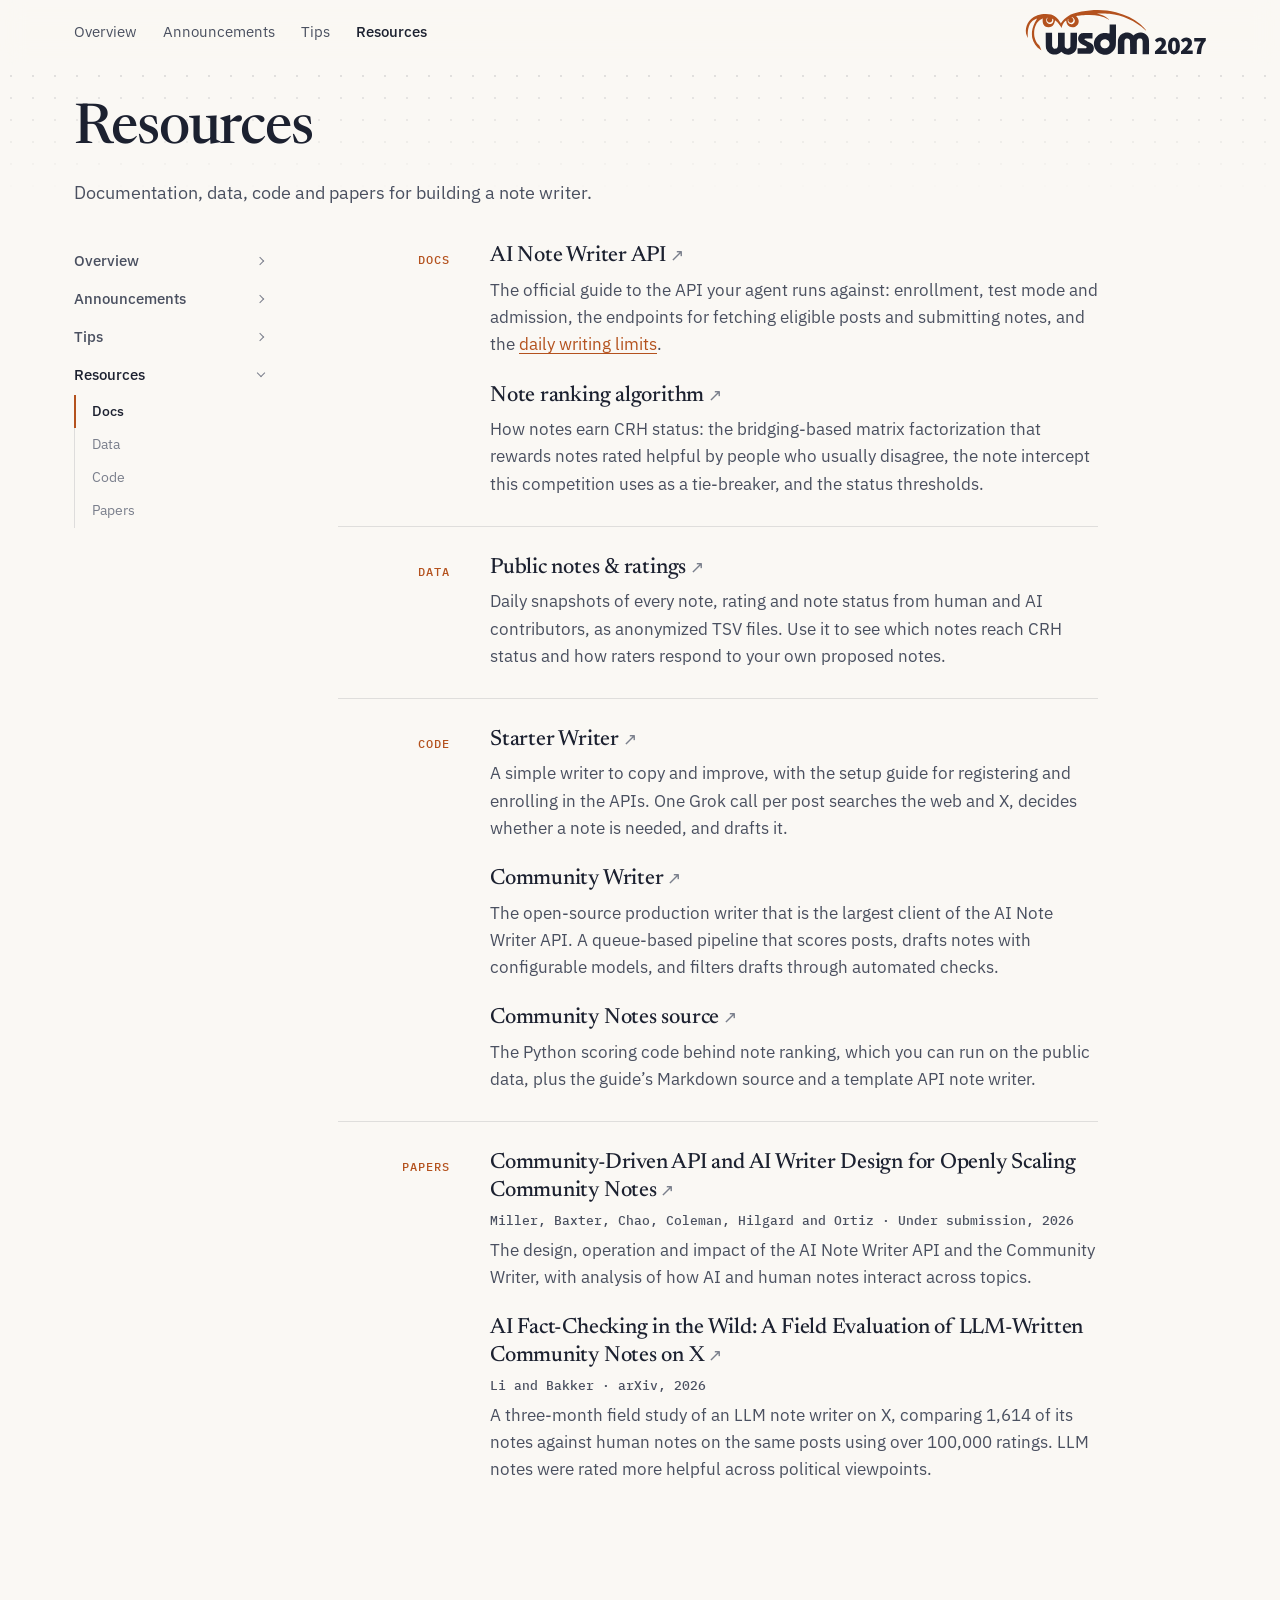
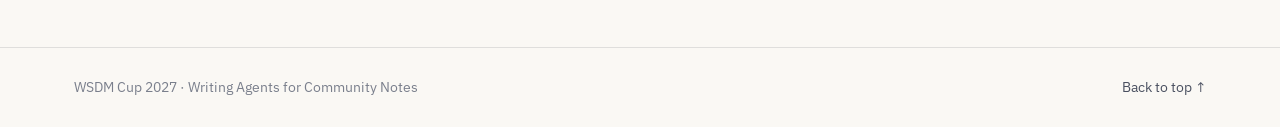
<file: resources.html>
<!doctype html>
<html lang="en">
<head>
  <meta charset="utf-8">
  <meta name="viewport" content="width=device-width, initial-scale=1">
  <title>Resources · WSDM Cup 2027</title>
  <meta name="description" content="Code, documentation and data for building an AI note writer for the WSDM Cup 2027: the starter writer, the AI Note Writer API, public Community Notes data, and the ranking algorithm.">
  <meta property="og:type" content="website">
  <meta property="og:site_name" content="WSDM Cup 2027">
  <meta property="og:url" content="https://wsdmcup2027.github.io/resources.html">
  <meta property="og:title" content="Resources · WSDM Cup 2027">
  <meta property="og:description" content="Code, documentation and data for building an AI note writer for the WSDM Cup 2027: the starter writer, the AI Note Writer API, public Community Notes data, and the ranking algorithm.">
  <meta property="og:image" content="https://wsdmcup2027.github.io/images/social-card.png">
  <meta property="og:image:type" content="image/png">
  <meta property="og:image:width" content="2400">
  <meta property="og:image:height" content="1200">
  <meta property="og:image:alt" content="Writing Agents for Community Notes. ACM WSDM 2027, February 15–19, Hong Kong.">
  <meta name="twitter:card" content="summary_large_image">
  <meta name="twitter:title" content="Resources · WSDM Cup 2027">
  <meta name="twitter:description" content="Code, documentation and data for building an AI note writer for the WSDM Cup 2027: the starter writer, the AI Note Writer API, public Community Notes data, and the ranking algorithm.">
  <meta name="twitter:image" content="https://wsdmcup2027.github.io/images/social-card.png">
  <meta name="twitter:image:alt" content="Writing Agents for Community Notes. ACM WSDM 2027, February 15–19, Hong Kong.">
  <link rel="preconnect" href="https://fonts.googleapis.com">
  <link rel="preconnect" href="https://fonts.gstatic.com" crossorigin>
  <link href="https://fonts.googleapis.com/css2?family=Newsreader:ital,opsz,wght@0,6..72,400;0,6..72,500;0,6..72,600;1,6..72,400&family=IBM+Plex+Sans:wght@400;500;600&family=IBM+Plex+Mono:wght@400;500&display=swap" rel="stylesheet">
  <link rel="stylesheet" href="css/style.css">
</head>
<body>
  <a class="skip" href="#main">Skip to content</a>

  <!-- Top bar: keep in sync with the other pages -->
  <header class="topbar">
    <div class="topbar__inner">
      <a class="brand" href="index.html">
        <span class="brand__mark" aria-hidden="true"></span>
        <span class="brand__text">WSDM Cup <b>2027</b></span>
      </a>
      <nav class="topnav" aria-label="Primary">
        <a href="index.html">Overview</a>
        <a href="announcements.html">Announcements</a>
        <a href="tips.html">Tips</a>
        <a href="resources.html" aria-current="page">Resources</a>
      </nav>
      <a class="conf-logo" href="https://www.wsdm-conference.org/2027/" target="_blank" rel="noopener" aria-label="WSDM 2027">
        <svg class="conf-logo__svg" viewBox="-16.5 -8.6 1714.4 433.3" aria-hidden="true">
<path class="conf-logo__swoosh" fill-rule="evenodd" d="M139 375.3C97.6 348.2 70.4 308.5 60.9 261.2C58.2 247.8 57.2 217.7 58.9 203.2C63.3 167.2 79.1 125 100.6 91.7C103 88 105 84.7 105 84.5C105 82.9 97.4 84.5 90.6 87.5C72.4 95.4 55.3 108.7 45.5 122.4C33.5 139.5 23.7 169.3 20 200.5C18.5 212.4 18.2 238.3 19.3 253L20.1 263.5L16.5 258C14.6 255 11.6 248.9 9.9 244.5C-14.5 182.1 11 109.3 71.5 68.6C80.1 62.7 99.9 53 110.1 49.6C150.4 36.1 205 33.5 239.2 43.4C262.6 50.2 284.9 64.8 302.3 84.7C309.7 93.2 322.8 112.1 327.5 121.2C329.2 124.4 330.7 127 331 127C331.3 126.9 333.5 123.7 336 119.7C350.5 96.4 374.8 73.1 401.4 57.1C429.1 40.3 467 27.8 525.5 16.1C638.3 -6.6 746.5 -4.7 849 21.6C941.8 45.4 1015.6 81.6 1076.9 133.4C1095 148.6 1127 181.5 1133.5 191.4C1137.3 197.1 1133.9 195.8 1125.2 188.1C1028.2 102.7 913.1 51.1 787.5 37.1C753.8 33.3 704.5 31.8 678 33.7L668.7 34.3L679.1 36.7C709.6 43.5 738.8 56 760.8 71.7C769.8 78.2 786.3 92 785.7 92.6C785.5 92.8 780.8 90.5 775.2 87.4C721.6 57.9 652.7 44.7 574 48.9C542.4 50.6 476 57.2 476 58.7C476 58.9 478.6 62.2 481.7 66C494.1 80.6 498.9 92.1 499 106.3C499.1 138 472.7 164 440.5 164C419 163.9 399.1 153 390.2 136.2C386.2 128.7 382.3 115 381.4 105.6C380.6 96.7 380.9 96.7 370.6 106.1C357 118.6 349.5 131.1 341.1 155.4L336.4 169.2L329.3 157.3C315.9 135.1 300.3 116.7 284 104.1L276.2 98L274.5 105.8C269.3 129.2 258.4 147 243.8 155.7C235.8 160.6 223.5 163.4 213.5 162.7C190.3 161 173.9 151.1 165.7 134C160.2 122.4 158.7 113.6 159.1 96C159.3 87.7 159.4 81 159.3 81C159.2 81 155.6 82.6 151.4 84.5C112.6 102.2 87.9 140.2 80.4 193.6C78.2 209.7 78.9 237 81.9 252.3C87.9 282.3 101 308.2 120.8 329.1C125.7 334.3 130.9 340.8 132.3 343.5C135.2 349.4 148.1 380.2 147.7 380.6C147.6 380.7 143.7 378.3 139 375.3Z M442.2 132.2C448.3 129.5 456 122.3 458.8 116.7C462 110.3 463.2 102.6 462.1 96.3C460.1 85.6 452.5 75.3 442.9 70.4C438.4 68.2 438 68.1 434.5 69.6L430.8 71.1L435.9 73.7C441 76.2 444.4 79.7 447.3 85.5C453 97 447.7 111.9 435.6 118.3C429.9 121.3 419.1 121.3 413.4 118.3C408.6 115.7 403.3 110 401.3 105.1C399.5 101 399.4 91.7 400.9 87.6C402.4 83.8 401.9 83.5 398.8 86.4C396.7 88.3 396 90.1 395.5 95.3C394.6 103.2 395.3 107.7 398.5 114.6C402.5 123.7 410.2 130.6 419.3 133.6C425.1 135.5 436.3 134.8 442.2 132.2Z M241.4 130.1C247.7 127 253.2 121.5 256.5 115.1C258.9 110.2 261.5 97.3 260.6 94.1C260.4 93.2 259.9 91.3 259.6 89.7C259.1 87.5 257.8 86.4 253.3 84.5C250.2 83.1 247.5 82.2 247.3 82.4C247 82.6 247.4 83.9 248.1 85.2C250.2 89 249.7 99.8 247.2 104.7C241.2 116.2 229 121.5 216.8 117.8C211.7 116.3 204.2 109.6 201.9 104.5C198 96 200.1 82.8 206.3 77.1C209.2 74.4 209 73 205.6 73C202.9 73 199 77 195.9 83C193.9 86.8 193.6 89 193.5 97.5C193.5 106.5 193.8 108.2 196.4 113.8C199.9 121.4 206.8 128 214.3 130.9C221.7 133.9 234.5 133.5 241.4 130.1Z"/>
<path class="conf-logo__type" fill-rule="evenodd" d="M385.8 421C371 418.3 356.7 411.5 343.6 400.9L334.9 393.9L329.5 398.8C313.3 413.6 294.2 421 272 421C236.8 421 206.7 401.5 194.7 370.9C189 356.6 188.8 353.3 188.3 281.2L187.8 215L217.9 215L247.9 215L248.2 277.8C248.5 333.2 248.8 341.1 250.3 345.5C253.1 353.9 257.1 359.2 263 362.4C267.7 364.9 269.5 365.4 276 365.4C285.9 365.4 292.7 362 297.7 354.5C303.7 345.3 304 342.6 304 275.2L304 215L335.5 215L367 215L367 278.3C367 349.4 366.9 348.2 374 356.3C379.7 362.7 385.8 365.4 394.5 365.4C404.6 365.4 412.7 360.8 417.7 352.2L420.5 347.5L421 281L421.5 214.5L452.2 214.2L483 214L483 264.7C482.9 322.5 481.9 350.7 479.5 360.7C477.2 370 470.1 384.3 464.3 391.2C449.6 408.7 424.9 420.4 400.5 421.5C395 421.7 388.4 421.5 385.8 421Z M725 420.1C704.8 415.6 689.1 407.5 674.9 394.2C646.8 367.7 634.8 325.2 645.7 290.6C654.4 262.9 677.6 236.4 703.4 224.4C717.2 218.1 725.4 216.5 744.5 216.5C760.5 216.5 762.3 216.7 774.3 219.8C781.4 221.6 787.8 222.9 788.6 222.6C789.8 222.2 790 215.1 790 179.5L790 137L820 137L850 137L850 231.2C850 335.9 849.9 336.7 843.6 354.5C838.7 368.1 832.1 378.6 821.6 389.7C807.5 404.6 791.8 413.9 772.2 419.2C760.9 422.2 736.7 422.7 725 420.1Z M1101.2 357.2C1101.6 320.1 1101.4 295.4 1100.8 292C1098.9 281.5 1092.7 273.5 1084.1 270.4C1079.5 268.7 1068.5 268.7 1063.9 270.4C1057.6 272.6 1053.2 276.8 1049.8 283.8L1046.5 290.5L1046.2 353.2L1045.9 416L1014.5 416L983 416L983 354.2C983 284.8 983.1 285.8 976 277.8C970.2 271.2 963.7 268.6 953.9 269.2C947.9 269.6 945.3 270.2 941.6 272.4C936.5 275.4 931.7 281.9 930 288C929.4 290.1 929 316.1 929 353.8L929 416L898.2 416L867.5 416L867.6 352.3C867.7 308.6 868.1 286.4 868.9 282C875.1 247.4 897.4 224.1 933.5 214.4C938.7 213 943.9 212.5 953.5 212.6C965.5 212.6 967.2 212.8 975.9 215.8C987.3 219.7 996.2 224.8 1006.9 233.6L1015 240.2L1019.8 235.8C1038.3 218.5 1062.8 210.2 1086.9 213C1106.8 215.4 1124.4 223.6 1138 237C1150.1 248.9 1157.3 263.1 1159.9 280C1161.7 291.2 1162.4 333.5 1161.5 377.2L1160.8 417L1130.7 417L1100.7 417L1101.2 357.2Z M488 387.1L488 361.1L528.1 360.8L568.2 360.5L571.1 357.2C574.9 353 575 348 571.5 344.5C570.2 343.1 559.8 337.5 548.5 332.1C524.2 320.3 516.5 315.4 507.8 306.1C494.9 292.5 490.5 276.4 494.5 257.6C497.6 243.1 506.8 229.7 517.8 223.7C527.3 218.5 532 217.9 566 217.3C583.3 217 604.6 217.1 613.3 217.5L629 218.2L628.8 243.4L628.5 268.5L593.5 269C562.1 269.4 558.1 269.7 555.7 271.3C552.2 273.5 552 278.6 555.2 282C556.4 283.3 566.6 288.8 577.9 294.2C589.3 299.6 601.2 305.4 604.5 307.2C630.6 320.8 643.1 339.8 641.7 364C640.3 389.8 627.5 407.6 607.2 411.9C603.6 412.6 583.3 413 545 413L488 413L488 387.1Z M753.5 361.9C765.4 359.7 777.5 351.3 783.7 340.9C798 317 786.3 287.2 758.9 278C753.6 276.2 751 275.9 743.8 276.3C727.5 277.2 714 286.1 706.8 300.7C703.6 307.2 703.5 308 703.5 319C703.5 330.1 703.6 330.8 706.9 337.5C713 349.8 724.2 358.8 737 361.6C744.1 363.2 746.4 363.2 753.5 361.9Z"/>
<path class="conf-logo__year" fill-rule="nonzero" d="M1217 416.1V390.7Q1234.7 375.5 1249.3 361.6Q1263.8 347.7 1272.3 335.6Q1280.8 323.4 1280.8 313.3Q1280.8 303 1275.7 298.1Q1270.5 293.2 1262.1 293.2Q1254.7 293.2 1248.7 297.6Q1242.7 302.1 1237.1 307.6L1216 286.5Q1227.5 273.5 1239.4 267.2Q1251.3 261 1267.9 261Q1283.2 261 1295 267.1Q1306.8 273.2 1313.5 284.4Q1320.2 295.6 1320.2 310.5Q1320.2 323.9 1313.1 336.4Q1306 348.9 1295.1 360.7Q1284.2 372.4 1272.7 383.5Q1278.4 382.7 1285.8 382.1Q1293.1 381.5 1298.1 381.5H1327.4V416.1Z M1395.8 419Q1370.6 419 1354.9 398.7Q1339.1 378.4 1339.1 339.3Q1339.1 300.1 1354.9 280.6Q1370.6 261 1395.8 261Q1421 261 1436.8 280.7Q1452.5 300.4 1452.5 339.3Q1452.5 378.4 1436.8 398.7Q1421 419 1395.8 419ZM1395.8 387.3Q1400.6 387.3 1404.7 383.7Q1408.8 380.1 1411.2 369.8Q1413.6 359.4 1413.6 339.3Q1413.6 319.1 1411.2 309.1Q1408.8 299.2 1404.7 295.9Q1400.6 292.7 1395.8 292.7Q1391 292.7 1386.9 295.9Q1382.8 299.2 1380.4 309.1Q1378 319.1 1378 339.3Q1378 359.4 1380.4 369.8Q1382.8 380.1 1386.9 383.7Q1391 387.3 1395.8 387.3Z M1462.3 416.1V390.7Q1480.1 375.5 1494.6 361.6Q1509.1 347.7 1517.6 335.6Q1526.2 323.4 1526.2 313.3Q1526.2 303 1521 298.1Q1515.8 293.2 1507.4 293.2Q1500 293.2 1494 297.6Q1488 302.1 1482.5 307.6L1461.3 286.5Q1472.9 273.5 1484.7 267.2Q1496.6 261 1513.2 261Q1528.6 261 1540.3 267.1Q1552.1 273.2 1558.8 284.4Q1565.5 295.6 1565.5 310.5Q1565.5 323.9 1558.5 336.4Q1551.4 348.9 1540.5 360.7Q1529.5 372.4 1518 383.5Q1523.8 382.7 1531.1 382.1Q1538.4 381.5 1543.5 381.5H1572.7V416.1Z M1610.4 416.1Q1611.6 398.1 1614.1 383Q1616.7 367.9 1621.5 354.2Q1626.3 340.5 1633.7 326.9Q1641.1 313.3 1652.2 298.5H1586.9V263.9H1695.9V289.3Q1682.4 304.9 1674.2 318.5Q1665.9 332.1 1661.4 346.1Q1657 360.2 1655 377Q1652.9 393.8 1651.7 416.1Z"/>
</svg>
      </a>
      <button class="menu-toggle" aria-expanded="false" aria-controls="mobile-nav" aria-label="Open menu">
        <span></span><span></span>
      </button>
    </div>
    <nav id="mobile-nav" class="mobile-nav" aria-label="Mobile" hidden></nav>
  </header>

  <!-- Page header -->
  <section class="pagehead" id="top">
    <h1 class="pagehead__title">Resources</h1>
    <p class="pagehead__lede">
      Documentation, data, code and papers for building a note writer.
    </p>
  </section>

  <div class="layout" id="main">
    <!-- Sidebar tree (pages and their sections) is rendered from NAV in js/main.js -->
    <nav class="toc" aria-label="Contents"></nav>

    <main class="content">
      <section class="section">
        <!-- One entry per category; category ids are listed in the Resources entry of NAV in js/main.js. -->
        <ol class="resources">
          <li id="docs">
            <span class="resources__kind">Docs</span>
            <div>
              <article class="resource">
                <h2><a href="https://communitynotes.x.com/guide/en/api/overview" target="_blank" rel="noopener">AI Note Writer API</a></h2>
                <p>
                  The official guide to the API your agent runs against: enrollment, test mode and admission, the endpoints for
                  fetching eligible posts and submitting notes, and the
                  <a href="https://communitynotes.x.com/guide/en/api/overview#contributing" target="_blank" rel="noopener">daily writing limits</a>.
                </p>
              </article>
              <article class="resource">
                <h2><a href="https://communitynotes.x.com/guide/en/under-the-hood/ranking-notes" target="_blank" rel="noopener">Note ranking algorithm</a></h2>
                <p>
                  How notes earn CRH status: the bridging-based matrix factorization that rewards notes rated helpful by people
                  who usually disagree, the note intercept this competition uses as a tie-breaker, and the status thresholds.
                </p>
              </article>
            </div>
          </li>
          <li id="data">
            <span class="resources__kind">Data</span>
            <div>
              <article class="resource">
                <h2><a href="https://communitynotes.x.com/guide/en/under-the-hood/download-data" target="_blank" rel="noopener">Public notes &amp; ratings</a></h2>
                <p>
                  Daily snapshots of every note, rating and note status from human and AI contributors, as anonymized TSV
                  files. Use it to see which notes reach CRH status and how raters respond to your own proposed notes.
                </p>
              </article>
            </div>
          </li>
          <li id="code">
            <span class="resources__kind">Code</span>
            <div>
              <article class="resource">
                <h2><a href="https://github.com/haiwen-li/competition-starter-writer" target="_blank" rel="noopener">Starter Writer</a></h2>
                <p>
                  A simple writer to copy and improve, with the setup guide for registering and enrolling in the APIs. One Grok
                  call per post searches the web and X, decides whether a note is needed, and drafts it.
                </p>
              </article>
              <article class="resource">
                <h2><a href="https://github.com/xai-org/community-writer" target="_blank" rel="noopener">Community Writer</a></h2>
                <p>
                  The open-source production writer that is the largest client of the AI Note Writer API. A queue-based
                  pipeline that scores posts, drafts notes with configurable models, and filters drafts through automated
                  checks.
                </p>
              </article>
              <article class="resource">
                <h2><a href="https://github.com/twitter/communitynotes" target="_blank" rel="noopener">Community Notes source</a></h2>
                <p>
                  The Python scoring code behind note ranking, which you can run on the public data, plus the guide’s Markdown
                  source and a template API note writer.
                </p>
              </article>
            </div>
          </li>
          <li id="papers">
            <span class="resources__kind">Papers</span>
            <div>
              <article class="resource">
                <h2><a href="https://arxiv.org/abs/2609.40067" target="_blank" rel="noopener">Community-Driven API and AI Writer Design for Openly Scaling Community Notes</a></h2>
                <p class="resources__meta">Miller, Baxter, Chao, Coleman, Hilgard and Ortiz · Under submission, 2026</p>
                <p>
                  The design, operation and impact of the AI Note Writer API and the Community Writer, with analysis of how AI
                  and human notes interact across topics.
                </p>
              </article>
              <article class="resource">
                <h2><a href="https://arxiv.org/abs/2604.02592" target="_blank" rel="noopener">AI Fact-Checking in the Wild: A Field Evaluation of LLM-Written Community Notes on X</a></h2>
                <p class="resources__meta">Li and Bakker · arXiv, 2026</p>
                <p>
                  A three-month field study of an LLM note writer on X, comparing 1,614 of its notes against human notes on the
                  same posts using over 100,000 ratings. LLM notes were rated more helpful across political viewpoints.
                </p>
              </article>
            </div>
          </li>
        </ol>
      </section>
    </main>
  </div>

  <footer class="footer">
    <div class="footer__inner">
      <span>WSDM Cup 2027 · Writing Agents for Community Notes</span>
      <a href="#top">Back to top ↑</a>
    </div>
  </footer>

  <script src="js/main.js"></script>
</body>
</html>
</file>
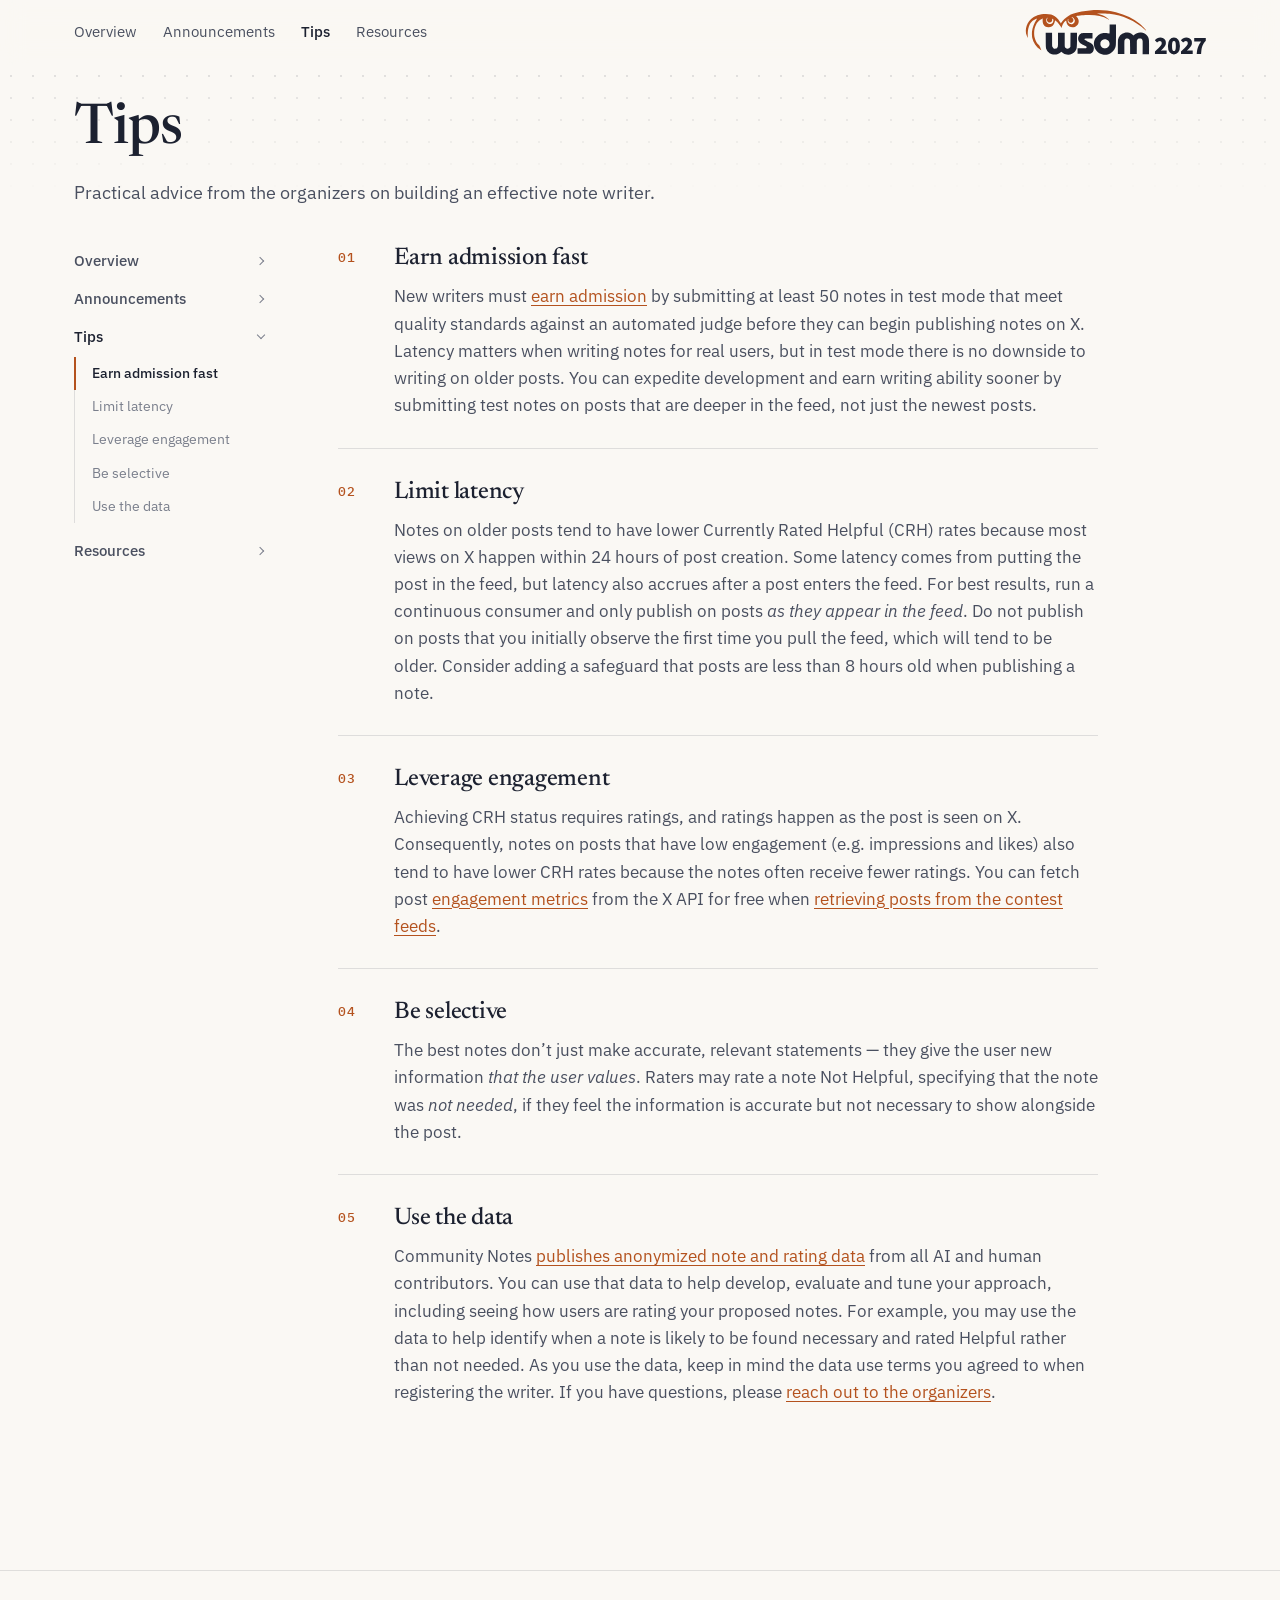
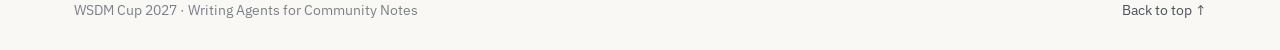
<file: tips.html>
<!doctype html>
<html lang="en">
<head>
  <meta charset="utf-8">
  <meta name="viewport" content="width=device-width, initial-scale=1">
  <title>Tips · WSDM Cup 2027</title>
  <meta name="description" content="Practical advice from the WSDM Cup 2027 organizers on building an effective AI note writer for Community Notes.">
  <meta property="og:type" content="website">
  <meta property="og:site_name" content="WSDM Cup 2027">
  <meta property="og:url" content="https://wsdmcup2027.github.io/tips.html">
  <meta property="og:title" content="Tips · WSDM Cup 2027">
  <meta property="og:description" content="Practical advice from the WSDM Cup 2027 organizers on building an effective AI note writer for Community Notes.">
  <meta property="og:image" content="https://wsdmcup2027.github.io/images/social-card.png">
  <meta property="og:image:type" content="image/png">
  <meta property="og:image:width" content="2400">
  <meta property="og:image:height" content="1200">
  <meta property="og:image:alt" content="Writing Agents for Community Notes. ACM WSDM 2027, February 15–19, Hong Kong.">
  <meta name="twitter:card" content="summary_large_image">
  <meta name="twitter:title" content="Tips · WSDM Cup 2027">
  <meta name="twitter:description" content="Practical advice from the WSDM Cup 2027 organizers on building an effective AI note writer for Community Notes.">
  <meta name="twitter:image" content="https://wsdmcup2027.github.io/images/social-card.png">
  <meta name="twitter:image:alt" content="Writing Agents for Community Notes. ACM WSDM 2027, February 15–19, Hong Kong.">
  <link rel="preconnect" href="https://fonts.googleapis.com">
  <link rel="preconnect" href="https://fonts.gstatic.com" crossorigin>
  <link href="https://fonts.googleapis.com/css2?family=Newsreader:ital,opsz,wght@0,6..72,400;0,6..72,500;0,6..72,600;1,6..72,400&family=IBM+Plex+Sans:wght@400;500;600&family=IBM+Plex+Mono:wght@400;500&display=swap" rel="stylesheet">
  <link rel="stylesheet" href="css/style.css">
</head>
<body>
  <a class="skip" href="#main">Skip to content</a>

  <!-- Top bar: keep in sync with index.html and announcements.html -->
  <header class="topbar">
    <div class="topbar__inner">
      <a class="brand" href="index.html">
        <span class="brand__mark" aria-hidden="true"></span>
        <span class="brand__text">WSDM Cup <b>2027</b></span>
      </a>
      <nav class="topnav" aria-label="Primary">
        <a href="index.html">Overview</a>
        <a href="announcements.html">Announcements</a>
        <a href="tips.html" aria-current="page">Tips</a>
        <a href="resources.html">Resources</a>
      </nav>
      <a class="conf-logo" href="https://www.wsdm-conference.org/2027/" target="_blank" rel="noopener" aria-label="WSDM 2027">
        <svg class="conf-logo__svg" viewBox="-16.5 -8.6 1714.4 433.3" aria-hidden="true">
<path class="conf-logo__swoosh" fill-rule="evenodd" d="M139 375.3C97.6 348.2 70.4 308.5 60.9 261.2C58.2 247.8 57.2 217.7 58.9 203.2C63.3 167.2 79.1 125 100.6 91.7C103 88 105 84.7 105 84.5C105 82.9 97.4 84.5 90.6 87.5C72.4 95.4 55.3 108.7 45.5 122.4C33.5 139.5 23.7 169.3 20 200.5C18.5 212.4 18.2 238.3 19.3 253L20.1 263.5L16.5 258C14.6 255 11.6 248.9 9.9 244.5C-14.5 182.1 11 109.3 71.5 68.6C80.1 62.7 99.9 53 110.1 49.6C150.4 36.1 205 33.5 239.2 43.4C262.6 50.2 284.9 64.8 302.3 84.7C309.7 93.2 322.8 112.1 327.5 121.2C329.2 124.4 330.7 127 331 127C331.3 126.9 333.5 123.7 336 119.7C350.5 96.4 374.8 73.1 401.4 57.1C429.1 40.3 467 27.8 525.5 16.1C638.3 -6.6 746.5 -4.7 849 21.6C941.8 45.4 1015.6 81.6 1076.9 133.4C1095 148.6 1127 181.5 1133.5 191.4C1137.3 197.1 1133.9 195.8 1125.2 188.1C1028.2 102.7 913.1 51.1 787.5 37.1C753.8 33.3 704.5 31.8 678 33.7L668.7 34.3L679.1 36.7C709.6 43.5 738.8 56 760.8 71.7C769.8 78.2 786.3 92 785.7 92.6C785.5 92.8 780.8 90.5 775.2 87.4C721.6 57.9 652.7 44.7 574 48.9C542.4 50.6 476 57.2 476 58.7C476 58.9 478.6 62.2 481.7 66C494.1 80.6 498.9 92.1 499 106.3C499.1 138 472.7 164 440.5 164C419 163.9 399.1 153 390.2 136.2C386.2 128.7 382.3 115 381.4 105.6C380.6 96.7 380.9 96.7 370.6 106.1C357 118.6 349.5 131.1 341.1 155.4L336.4 169.2L329.3 157.3C315.9 135.1 300.3 116.7 284 104.1L276.2 98L274.5 105.8C269.3 129.2 258.4 147 243.8 155.7C235.8 160.6 223.5 163.4 213.5 162.7C190.3 161 173.9 151.1 165.7 134C160.2 122.4 158.7 113.6 159.1 96C159.3 87.7 159.4 81 159.3 81C159.2 81 155.6 82.6 151.4 84.5C112.6 102.2 87.9 140.2 80.4 193.6C78.2 209.7 78.9 237 81.9 252.3C87.9 282.3 101 308.2 120.8 329.1C125.7 334.3 130.9 340.8 132.3 343.5C135.2 349.4 148.1 380.2 147.7 380.6C147.6 380.7 143.7 378.3 139 375.3Z M442.2 132.2C448.3 129.5 456 122.3 458.8 116.7C462 110.3 463.2 102.6 462.1 96.3C460.1 85.6 452.5 75.3 442.9 70.4C438.4 68.2 438 68.1 434.5 69.6L430.8 71.1L435.9 73.7C441 76.2 444.4 79.7 447.3 85.5C453 97 447.7 111.9 435.6 118.3C429.9 121.3 419.1 121.3 413.4 118.3C408.6 115.7 403.3 110 401.3 105.1C399.5 101 399.4 91.7 400.9 87.6C402.4 83.8 401.9 83.5 398.8 86.4C396.7 88.3 396 90.1 395.5 95.3C394.6 103.2 395.3 107.7 398.5 114.6C402.5 123.7 410.2 130.6 419.3 133.6C425.1 135.5 436.3 134.8 442.2 132.2Z M241.4 130.1C247.7 127 253.2 121.5 256.5 115.1C258.9 110.2 261.5 97.3 260.6 94.1C260.4 93.2 259.9 91.3 259.6 89.7C259.1 87.5 257.8 86.4 253.3 84.5C250.2 83.1 247.5 82.2 247.3 82.4C247 82.6 247.4 83.9 248.1 85.2C250.2 89 249.7 99.8 247.2 104.7C241.2 116.2 229 121.5 216.8 117.8C211.7 116.3 204.2 109.6 201.9 104.5C198 96 200.1 82.8 206.3 77.1C209.2 74.4 209 73 205.6 73C202.9 73 199 77 195.9 83C193.9 86.8 193.6 89 193.5 97.5C193.5 106.5 193.8 108.2 196.4 113.8C199.9 121.4 206.8 128 214.3 130.9C221.7 133.9 234.5 133.5 241.4 130.1Z"/>
<path class="conf-logo__type" fill-rule="evenodd" d="M385.8 421C371 418.3 356.7 411.5 343.6 400.9L334.9 393.9L329.5 398.8C313.3 413.6 294.2 421 272 421C236.8 421 206.7 401.5 194.7 370.9C189 356.6 188.8 353.3 188.3 281.2L187.8 215L217.9 215L247.9 215L248.2 277.8C248.5 333.2 248.8 341.1 250.3 345.5C253.1 353.9 257.1 359.2 263 362.4C267.7 364.9 269.5 365.4 276 365.4C285.9 365.4 292.7 362 297.7 354.5C303.7 345.3 304 342.6 304 275.2L304 215L335.5 215L367 215L367 278.3C367 349.4 366.9 348.2 374 356.3C379.7 362.7 385.8 365.4 394.5 365.4C404.6 365.4 412.7 360.8 417.7 352.2L420.5 347.5L421 281L421.5 214.5L452.2 214.2L483 214L483 264.7C482.9 322.5 481.9 350.7 479.5 360.7C477.2 370 470.1 384.3 464.3 391.2C449.6 408.7 424.9 420.4 400.5 421.5C395 421.7 388.4 421.5 385.8 421Z M725 420.1C704.8 415.6 689.1 407.5 674.9 394.2C646.8 367.7 634.8 325.2 645.7 290.6C654.4 262.9 677.6 236.4 703.4 224.4C717.2 218.1 725.4 216.5 744.5 216.5C760.5 216.5 762.3 216.7 774.3 219.8C781.4 221.6 787.8 222.9 788.6 222.6C789.8 222.2 790 215.1 790 179.5L790 137L820 137L850 137L850 231.2C850 335.9 849.9 336.7 843.6 354.5C838.7 368.1 832.1 378.6 821.6 389.7C807.5 404.6 791.8 413.9 772.2 419.2C760.9 422.2 736.7 422.7 725 420.1Z M1101.2 357.2C1101.6 320.1 1101.4 295.4 1100.8 292C1098.9 281.5 1092.7 273.5 1084.1 270.4C1079.5 268.7 1068.5 268.7 1063.9 270.4C1057.6 272.6 1053.2 276.8 1049.8 283.8L1046.5 290.5L1046.2 353.2L1045.9 416L1014.5 416L983 416L983 354.2C983 284.8 983.1 285.8 976 277.8C970.2 271.2 963.7 268.6 953.9 269.2C947.9 269.6 945.3 270.2 941.6 272.4C936.5 275.4 931.7 281.9 930 288C929.4 290.1 929 316.1 929 353.8L929 416L898.2 416L867.5 416L867.6 352.3C867.7 308.6 868.1 286.4 868.9 282C875.1 247.4 897.4 224.1 933.5 214.4C938.7 213 943.9 212.5 953.5 212.6C965.5 212.6 967.2 212.8 975.9 215.8C987.3 219.7 996.2 224.8 1006.9 233.6L1015 240.2L1019.8 235.8C1038.3 218.5 1062.8 210.2 1086.9 213C1106.8 215.4 1124.4 223.6 1138 237C1150.1 248.9 1157.3 263.1 1159.9 280C1161.7 291.2 1162.4 333.5 1161.5 377.2L1160.8 417L1130.7 417L1100.7 417L1101.2 357.2Z M488 387.1L488 361.1L528.1 360.8L568.2 360.5L571.1 357.2C574.9 353 575 348 571.5 344.5C570.2 343.1 559.8 337.5 548.5 332.1C524.2 320.3 516.5 315.4 507.8 306.1C494.9 292.5 490.5 276.4 494.5 257.6C497.6 243.1 506.8 229.7 517.8 223.7C527.3 218.5 532 217.9 566 217.3C583.3 217 604.6 217.1 613.3 217.5L629 218.2L628.8 243.4L628.5 268.5L593.5 269C562.1 269.4 558.1 269.7 555.7 271.3C552.2 273.5 552 278.6 555.2 282C556.4 283.3 566.6 288.8 577.9 294.2C589.3 299.6 601.2 305.4 604.5 307.2C630.6 320.8 643.1 339.8 641.7 364C640.3 389.8 627.5 407.6 607.2 411.9C603.6 412.6 583.3 413 545 413L488 413L488 387.1Z M753.5 361.9C765.4 359.7 777.5 351.3 783.7 340.9C798 317 786.3 287.2 758.9 278C753.6 276.2 751 275.9 743.8 276.3C727.5 277.2 714 286.1 706.8 300.7C703.6 307.2 703.5 308 703.5 319C703.5 330.1 703.6 330.8 706.9 337.5C713 349.8 724.2 358.8 737 361.6C744.1 363.2 746.4 363.2 753.5 361.9Z"/>
<path class="conf-logo__year" fill-rule="nonzero" d="M1217 416.1V390.7Q1234.7 375.5 1249.3 361.6Q1263.8 347.7 1272.3 335.6Q1280.8 323.4 1280.8 313.3Q1280.8 303 1275.7 298.1Q1270.5 293.2 1262.1 293.2Q1254.7 293.2 1248.7 297.6Q1242.7 302.1 1237.1 307.6L1216 286.5Q1227.5 273.5 1239.4 267.2Q1251.3 261 1267.9 261Q1283.2 261 1295 267.1Q1306.8 273.2 1313.5 284.4Q1320.2 295.6 1320.2 310.5Q1320.2 323.9 1313.1 336.4Q1306 348.9 1295.1 360.7Q1284.2 372.4 1272.7 383.5Q1278.4 382.7 1285.8 382.1Q1293.1 381.5 1298.1 381.5H1327.4V416.1Z M1395.8 419Q1370.6 419 1354.9 398.7Q1339.1 378.4 1339.1 339.3Q1339.1 300.1 1354.9 280.6Q1370.6 261 1395.8 261Q1421 261 1436.8 280.7Q1452.5 300.4 1452.5 339.3Q1452.5 378.4 1436.8 398.7Q1421 419 1395.8 419ZM1395.8 387.3Q1400.6 387.3 1404.7 383.7Q1408.8 380.1 1411.2 369.8Q1413.6 359.4 1413.6 339.3Q1413.6 319.1 1411.2 309.1Q1408.8 299.2 1404.7 295.9Q1400.6 292.7 1395.8 292.7Q1391 292.7 1386.9 295.9Q1382.8 299.2 1380.4 309.1Q1378 319.1 1378 339.3Q1378 359.4 1380.4 369.8Q1382.8 380.1 1386.9 383.7Q1391 387.3 1395.8 387.3Z M1462.3 416.1V390.7Q1480.1 375.5 1494.6 361.6Q1509.1 347.7 1517.6 335.6Q1526.2 323.4 1526.2 313.3Q1526.2 303 1521 298.1Q1515.8 293.2 1507.4 293.2Q1500 293.2 1494 297.6Q1488 302.1 1482.5 307.6L1461.3 286.5Q1472.9 273.5 1484.7 267.2Q1496.6 261 1513.2 261Q1528.6 261 1540.3 267.1Q1552.1 273.2 1558.8 284.4Q1565.5 295.6 1565.5 310.5Q1565.5 323.9 1558.5 336.4Q1551.4 348.9 1540.5 360.7Q1529.5 372.4 1518 383.5Q1523.8 382.7 1531.1 382.1Q1538.4 381.5 1543.5 381.5H1572.7V416.1Z M1610.4 416.1Q1611.6 398.1 1614.1 383Q1616.7 367.9 1621.5 354.2Q1626.3 340.5 1633.7 326.9Q1641.1 313.3 1652.2 298.5H1586.9V263.9H1695.9V289.3Q1682.4 304.9 1674.2 318.5Q1665.9 332.1 1661.4 346.1Q1657 360.2 1655 377Q1652.9 393.8 1651.7 416.1Z"/>
</svg>
      </a>
      <button class="menu-toggle" aria-expanded="false" aria-controls="mobile-nav" aria-label="Open menu">
        <span></span><span></span>
      </button>
    </div>
    <nav id="mobile-nav" class="mobile-nav" aria-label="Mobile" hidden></nav>
  </header>

  <!-- Page header -->
  <section class="pagehead" id="top">
    <h1 class="pagehead__title">Tips</h1>
    <p class="pagehead__lede">
      Practical advice from the organizers on building an effective note writer.
    </p>
  </section>

  <div class="layout" id="main">
    <!-- Sidebar tree (pages and their sections) is rendered from NAV in js/main.js -->
    <nav class="toc" aria-label="Contents"></nav>

    <main class="content">
      <section class="section">
        <ol class="tips">
          <li id="admission">
            <h2>Earn admission fast</h2>
            <p>
              New writers must <a href="https://communitynotes.x.com/guide/en/api/overview#earning-admission-and-the-ability-to-write-notes-seen-by-other-contributors" target="_blank" rel="noopener">earn admission</a>
              by submitting at least 50 notes in test mode that meet quality standards against an automated judge before they
              can begin publishing notes on X. Latency matters when writing notes for real users, but in test mode there is no
              downside to writing on older posts. You can expedite development and earn writing ability sooner by submitting
              test notes on posts that are deeper in the feed, not just the newest posts.
            </p>
          </li>
          <li id="latency">
            <h2>Limit latency</h2>
            <p>
              Notes on older posts tend to have lower Currently Rated Helpful (CRH) rates because most views on X happen
              within 24 hours of post creation. Some latency comes from putting the post in the feed, but latency also accrues
              after a post enters the feed. For best results, run a continuous consumer and only publish on posts
              <em>as they appear in the feed</em>. Do not publish on posts that you initially observe the first time you pull
              the feed, which will tend to be older. Consider adding a safeguard that posts are less than 8 hours old when
              publishing a note.
            </p>
          </li>
          <li id="engagement">
            <h2>Leverage engagement</h2>
            <p>
              Achieving CRH status requires ratings, and ratings happen as the post is seen on X. Consequently, notes on posts
              that have low engagement (e.g. impressions and likes) also tend to have lower CRH rates because the notes often
              receive fewer ratings. You can fetch post
              <a href="https://docs.x.com/x-api/fundamentals/metrics" target="_blank" rel="noopener">engagement metrics</a>
              from the X API for free when
              <a href="https://docs.x.com/x-api/community-notes/search-for-posts-eligible-for-community-notes" target="_blank" rel="noopener">retrieving posts from the contest feeds</a>.
            </p>
          </li>
          <li id="selective">
            <h2>Be selective</h2>
            <p>
              The best notes don’t just make accurate, relevant statements — they give the user new information
              <em>that the user values</em>. Raters may rate a note Not Helpful, specifying that the note was <em>not needed</em>,
              if they feel the information is accurate but not necessary to show alongside the post.
            </p>
          </li>
          <li id="data">
            <h2>Use the data</h2>
            <p>
              Community Notes <a href="https://communitynotes.x.com/guide/en/under-the-hood/download-data" target="_blank" rel="noopener">publishes anonymized note and rating data</a>
              from all AI and human contributors. You can use that data to help develop, evaluate and tune your approach,
              including seeing how users are rating your proposed notes. For example, you may use the data to help identify
              when a note is likely to be found necessary and rated Helpful rather than not needed. As you use the data, keep
              in mind the data use terms you agreed to when registering the writer. If you have questions, please
              <a href="index.html#contact">reach out to the organizers</a>.
            </p>
          </li>
        </ol>
      </section>
    </main>
  </div>

  <footer class="footer">
    <div class="footer__inner">
      <span>WSDM Cup 2027 · Writing Agents for Community Notes</span>
      <a href="#top">Back to top ↑</a>
    </div>
  </footer>

  <script src="js/main.js"></script>
</body>
</html>
</file>
<file: css/style.css>
/* ==================================================================
   WSDM Cup 2027 — Writing Agents for Community Notes
   ================================================================== */

:root {
  --paper: #faf8f4;
  --paper-2: #f2eee6;
  --card: #ffffff;
  --ink: #1c2130;
  --ink-2: #4a5060;
  --ink-3: #7a7f8c;
  --line: rgba(28, 33, 48, 0.12);
  --line-strong: rgba(28, 33, 48, 0.22);

  --ember: #b4521e;       /* AI-note orange from the proposal figure */
  --ember-soft: #f6e6db;
  --navy: #22365f;        /* human-note navy */
  --navy-soft: #e3e8f2;
  --ok: #2f7d5b;

  --serif: "Newsreader", Georgia, "Times New Roman", serif;
  --sans: "IBM Plex Sans", system-ui, -apple-system, "Segoe UI", sans-serif;
  --mono: "IBM Plex Mono", ui-monospace, Menlo, monospace;

  --radius: 10px;
  --header-h: 64px;
  --maxw: 1180px;
  --ease: cubic-bezier(0.16, 1, 0.3, 1);
}

@media (prefers-color-scheme: dark) {
  :root:not([data-theme="light"]) {
    --paper: #13161d;
    --paper-2: #1a1e27;
    --card: #1d222c;
    --ink: #ecebe6;
    --ink-2: #b9bcc5;
    --ink-3: #8a8f9b;
    --line: rgba(236, 235, 230, 0.12);
    --line-strong: rgba(236, 235, 230, 0.24);
    --ember: #e57c44;
    --ember-soft: rgba(229, 124, 68, 0.14);
    --navy: #93a9d8;
    --navy-soft: rgba(147, 169, 216, 0.14);
    --ok: #5cc095;
  }
}
:root[data-theme="dark"] {
  --paper: #13161d;
  --paper-2: #1a1e27;
  --card: #1d222c;
  --ink: #ecebe6;
  --ink-2: #b9bcc5;
  --ink-3: #8a8f9b;
  --line: rgba(236, 235, 230, 0.12);
  --line-strong: rgba(236, 235, 230, 0.24);
  --ember: #e57c44;
  --ember-soft: rgba(229, 124, 68, 0.14);
  --navy: #93a9d8;
  --navy-soft: rgba(147, 169, 216, 0.14);
  --ok: #5cc095;
}

/* ---------- Base ---------- */
*,
*::before,
*::after { box-sizing: border-box; }

html {
  scroll-behavior: smooth;
  scroll-padding-top: calc(var(--header-h) + 24px);
  -webkit-text-size-adjust: 100%;
}

body {
  margin: 0;
  background: var(--paper);
  color: var(--ink);
  font-family: var(--sans);
  font-size: 16.5px;
  line-height: 1.65;
  overflow-x: clip;
  -webkit-font-smoothing: antialiased;
  text-rendering: optimizeLegibility;
}

a { color: var(--ember); text-decoration-thickness: 1px; text-underline-offset: 3px; }
a:hover { text-decoration-thickness: 2px; }

p { margin: 0 0 1rem; }
b, strong { font-weight: 600; }
abbr { text-decoration: underline dotted; cursor: help; }
code { font: 400 0.92em/1 var(--mono); background: var(--paper-2); padding: 2px 5px; border-radius: 4px; }

:focus-visible { outline: 2px solid var(--ember); outline-offset: 3px; border-radius: 4px; }

.skip {
  position: absolute; left: 16px; top: -48px; z-index: 100;
  background: var(--ink); color: var(--paper); padding: 8px 14px; border-radius: 6px;
}
.skip:focus { top: 12px; }

/* ---------- Buttons ---------- */
.btn {
  display: inline-flex; align-items: center; justify-content: center; gap: 6px;
  padding: 12px 20px;
  background: var(--ember); color: #fff;
  border: 1px solid var(--ember); border-radius: 999px;
  font: 500 15px/1 var(--sans); text-decoration: none; white-space: nowrap;
  transition: transform 0.2s var(--ease), background 0.2s, box-shadow 0.2s;
}
.btn:hover { transform: translateY(-1px); box-shadow: 0 6px 18px -8px var(--ember); }
.btn--ghost { background: transparent; color: var(--ink); border-color: var(--line-strong); }
.btn--ghost:hover { border-color: var(--ink); box-shadow: none; }
.btn--sm { padding: 8px 16px; font-size: 14px; }
.btn--disabled { background: var(--paper-2); border-color: var(--line); color: var(--ink-3); cursor: default; }
.btn--disabled:hover { transform: none; box-shadow: none; }

/* ---------- Top bar ---------- */
.topbar {
  position: sticky; top: 0; z-index: 50;
  background: color-mix(in srgb, var(--paper) 86%, transparent);
  backdrop-filter: saturate(1.4) blur(12px);
  -webkit-backdrop-filter: saturate(1.4) blur(12px);
  border-bottom: 1px solid transparent;
  transition: border-color 0.2s;
}
.topbar.is-scrolled { border-bottom-color: var(--line); }
.topbar__inner {
  max-width: var(--maxw); margin: 0 auto; padding: 0 24px;
  height: var(--header-h);
  display: flex; align-items: center; justify-content: space-between; gap: 24px;
}

.brand { display: inline-flex; align-items: center; gap: 10px; color: var(--ink); text-decoration: none; }
.brand__mark {
  width: 22px; height: 22px; border-radius: 6px;
  background:
    linear-gradient(135deg, var(--ember) 0 50%, transparent 50%),
    var(--navy);
}
.brand__text { font: 500 16px/1 var(--sans); letter-spacing: 0.01em; }
.brand__text b { color: var(--ember); font-weight: 600; }

/* The conference logo replaces the text brand. The text brand stays in the
   source as a fallback for a header without the logo. */
.topbar:has(.conf-logo) .brand { display: none; }
.topbar:has(.conf-logo) .topnav { margin-right: auto; }

.conf-logo {
  display: inline-flex; align-items: center; flex: none;
  margin-left: 20px;
  color: var(--ink); text-decoration: none; line-height: 0;
}
.conf-logo:hover { opacity: 0.82; text-decoration: none; }
.conf-logo__svg { display: block; height: 46px; width: auto; }
.conf-logo__swoosh { fill: var(--ember); }
.conf-logo__type,
.conf-logo__year { fill: currentColor; }

.topnav { display: flex; align-items: center; gap: 26px; }
.topnav a:not(.btn) {
  color: var(--ink-2); text-decoration: none; font-size: 14.5px;
  transition: color 0.15s;
}
.topnav a:not(.btn):hover { color: var(--ink); }
.topnav a[aria-current="page"] { color: var(--ink); font-weight: 500; }

.menu-toggle {
  display: none; width: 40px; height: 40px; border: 0; background: none; cursor: pointer;
  flex-direction: column; justify-content: center; align-items: center; gap: 6px;
}
.menu-toggle span { width: 20px; height: 1.5px; background: var(--ink); transition: transform 0.25s var(--ease); }
.menu-toggle[aria-expanded="true"] span:first-child { transform: translateY(3.75px) rotate(45deg); }
.menu-toggle[aria-expanded="true"] span:last-child { transform: translateY(-3.75px) rotate(-45deg); }

.mobile-nav {
  display: block; padding: 4px 16px 12px;
  border-bottom: 1px solid var(--line); background: var(--paper);
}
.mobile-nav[hidden] { display: none; }
/* The mobile menu holds the same navigation tree as the sidebar (see .navtree). */
.mobile-nav .navtree__item + .navtree__item { margin-top: 0; border-top: 1px solid var(--line); }
.mobile-nav .navtree__page { font-size: 16px; padding: 12px 8px; color: var(--ink); }
.mobile-nav .navtree__toggle { width: 40px; height: 40px; }
.mobile-nav .navtree__sections { margin: 0 0 10px 8px; }
.mobile-nav .navtree__sections a { font-size: 15px; padding: 8px 0 8px 18px; }
.mobile-nav__ext {
  display: block; padding: 12px 8px; color: var(--ink); text-decoration: none; font-size: 16px;
  border-top: 1px solid var(--line);
}

/* ---------- Hero ---------- */
.hero {
  position: relative;
  max-width: var(--maxw); margin: 0 auto;
  padding: 36px 24px 12px;
  display: grid; grid-template-columns: minmax(0, 1fr) 340px; gap: 56px; align-items: center;
}
.hero::before,
.pagehead::before {
  /* subtle dotted grid */
  content: ""; position: absolute; inset: 0 calc(50% - 50vw); z-index: -1;
  background-image: radial-gradient(var(--line) 1px, transparent 1px);
  background-size: 22px 22px;
  mask-image: linear-gradient(to bottom, #000 0%, transparent 85%);
  -webkit-mask-image: linear-gradient(to bottom, #000 0%, transparent 85%);
}

/* Compact header for the secondary pages (tips, announcements). */
.pagehead {
  position: relative;
  max-width: var(--maxw); margin: 0 auto;
  padding: 36px 24px 12px;
}
.pagehead__title {
  font: 500 clamp(36px, 5vw, 56px)/1.05 var(--serif);
  letter-spacing: -0.02em; margin: 0 0 18px;
}
.pagehead__lede { font-size: 18px; color: var(--ink-2); max-width: 60ch; margin: 0; }

.eyebrow {
  font: 500 12.5px/1 var(--mono); letter-spacing: 0.08em; text-transform: uppercase;
  color: var(--ember); margin-bottom: 22px;
}
.hero__title {
  font: 500 clamp(40px, 6.2vw, 72px)/1.02 var(--serif);
  letter-spacing: -0.02em; margin: 0 0 22px;
}
.hero__title em { font-style: italic; color: var(--navy); }
.hero__lede { font-size: 19px; color: var(--ink-2); max-width: 58ch; margin-bottom: 30px; }
.hero__actions { display: flex; flex-wrap: wrap; gap: 12px; margin-bottom: 44px; }

.facts {
  display: grid; grid-template-columns: repeat(3, minmax(0, 1fr));
  margin: 0; border-top: 1px solid var(--line-strong);
}
.facts__item { padding: 16px 16px 0 0; }
.facts__item + .facts__item { padding-left: 16px; border-left: 1px solid var(--line); }
.facts dt { font: 500 11.5px/1.2 var(--mono); text-transform: uppercase; letter-spacing: 0.07em; color: var(--ink-3); margin-bottom: 6px; }
.facts dd { margin: 0; font: 500 21px/1.2 var(--serif); }
.facts dd small { display: block; margin-top: 4px; font: 400 13px/1.35 var(--sans); color: var(--ink-3); }

/* Example post + Community Note */
.post {
  margin: 0; padding: 16px;
  background: var(--card); border: 1px solid var(--line); border-radius: 16px;
  box-shadow: 0 1px 0 var(--line), 0 24px 48px -28px rgba(28, 33, 48, 0.35);
  font-size: 14.5px; line-height: 1.45;
  transform: rotate(1.2deg);
  transition: transform 0.5s var(--ease);
}
.post:hover { transform: rotate(0deg) translateY(-2px); }
.post__head { display: flex; align-items: center; gap: 10px; margin-bottom: 8px; }
.post__avatar { width: 38px; height: 38px; border-radius: 50%; object-fit: cover; }
.post__who { display: flex; flex-direction: column; line-height: 1.2; }
.post__name { font-weight: 600; }
.post__handle { color: var(--ink-3); font-size: 13.5px; }
.post__text { margin: 0 0 10px; }
.post__media {
  display: block; width: 100%; aspect-ratio: 1520 / 998; object-fit: cover;
  border-radius: 12px; border: 1px solid var(--line);
}

.cnote {
  margin-top: 12px;
  border: 1px solid var(--line-strong); border-radius: 12px;
  overflow: hidden;
}
.cnote__head {
  display: flex; align-items: center; gap: 8px; padding: 9px 12px;
  background: color-mix(in srgb, var(--ink) 7%, var(--card));
  font-weight: 600; font-size: 13.5px;
}
.cnote__icon { width: 18px; height: 18px; fill: #1d9bf0; }
.cnote__body { margin: 0; padding: 10px 12px 12px; font-size: 12.5px; line-height: 1.4; color: var(--ink); }
.cnote__link { color: #1d9bf0; }

/* ---------- Layout ---------- */
.layout {
  max-width: var(--maxw); margin: 0 auto; padding: 0 24px 80px;
  display: grid; grid-template-columns: 200px minmax(0, 1fr); gap: 64px;
}

/* padding-top matches .section:first-child so the first entry lines up with the Overview heading */
.toc { position: sticky; top: calc(var(--header-h) + 32px); align-self: start; padding-top: 24px; }

/* Navigation tree: one row per page, its sections nested underneath. Only the
   current page is expanded by default; the chevron toggles the others. */
.navtree, .navtree__sections { list-style: none; margin: 0; padding: 0; }
.navtree__item + .navtree__item { margin-top: 2px; }
.navtree__row { display: flex; align-items: center; gap: 6px; }
.navtree__page {
  flex: 1; min-width: 0; padding: 6px 0;
  color: var(--ink-2); text-decoration: none; font-size: 14.5px; font-weight: 500;
  transition: color 0.15s;
}
.navtree__page:hover, .navtree__page[aria-current="page"] { color: var(--ink); }
.navtree__toggle {
  flex: none; width: 26px; height: 26px; border: 0; border-radius: 6px; background: none;
  color: var(--ink-3); cursor: pointer; display: grid; place-items: center;
}
.navtree__toggle:hover { color: var(--ink); background: var(--paper-2); }
.navtree__toggle::before {
  content: ""; width: 6px; height: 6px;
  border-right: 1.5px solid currentColor; border-bottom: 1.5px solid currentColor;
  transform: translateX(-1px) rotate(-45deg);
  transition: transform 0.2s var(--ease);
}
.navtree__item.is-open > .navtree__row .navtree__toggle::before { transform: translateY(-2px) rotate(45deg); }
.navtree__sections { margin: 2px 0 10px; border-left: 1px solid var(--line); }
.navtree__item:not(.is-open) > .navtree__sections { display: none; }
.navtree__sections a {
  display: block; padding: 5px 0 5px 16px; margin-left: -1px;
  border-left: 2px solid transparent;
  color: var(--ink-3); text-decoration: none; font-size: 14px;
  transition: color 0.15s, border-color 0.15s;
}
.navtree__sections a:hover { color: var(--ink); }
.navtree__sections a.is-active { color: var(--ink); border-left-color: var(--ember); font-weight: 500; }

.content { min-width: 0; max-width: 760px; }

/* ---------- Sections ---------- */
.section { padding: 56px 0; border-top: 1px solid var(--line); }
.section:first-child { border-top: 0; padding-top: 24px; }

.section__title {
  display: flex; align-items: baseline; gap: 14px;
  font: 500 34px/1.15 var(--serif); letter-spacing: -0.015em; margin: 0 0 22px;
}
.section__num { font: 500 13px/1 var(--mono); color: var(--ember); letter-spacing: 0.04em; transform: translateY(-6px); }

.sub { font: 600 13px/1.3 var(--mono); text-transform: uppercase; letter-spacing: 0.07em; color: var(--ink-2); margin: 32px 0 14px; }
.section__title + .sub { margin-top: 0; }

.fine { font-size: 14px; color: var(--ink-3); margin-top: 14px; }

/* Overview */
.question {
  margin: 28px 0; padding: 4px 0 4px 24px;
  border-left: 3px solid var(--ember);
  font: italic 400 23px/1.45 var(--serif); color: var(--ink);
}

.stats { display: grid; grid-template-columns: repeat(3, minmax(0, 1fr)); gap: 14px; margin-top: 8px; }
.stat {
  padding: 20px; background: var(--card); border: 1px solid var(--line); border-radius: var(--radius);
  display: flex; flex-direction: column; gap: 6px;
}
.stat__num { font: 500 42px/1 var(--serif); color: var(--ember); letter-spacing: -0.02em; }
.stat--gap .stat__num { color: var(--navy); }
.stat__label { font-size: 14.5px; color: var(--ink-2); line-height: 1.45; }

/* Task pipeline */
.pipeline {
  list-style: none; margin: 26px 0; padding: 0;
  display: grid; grid-template-columns: repeat(4, minmax(0, 1fr));
  counter-reset: step; position: relative;
}
.pipeline li {
  counter-increment: step; position: relative;
  padding: 44px 18px 0 0; font-size: 14.5px; color: var(--ink-2); line-height: 1.5;
}
.pipeline li::before {
  content: counter(step);
  position: absolute; top: 0; left: 0; z-index: 1;
  width: 28px; height: 28px; border-radius: 50%;
  display: grid; place-items: center;
  background: var(--paper); border: 1.5px solid var(--ember); color: var(--ember);
  font: 500 13px/1 var(--mono);
}
.pipeline li::after {
  content: ""; position: absolute; top: 14px; left: 28px; right: 0; height: 1.5px;
  background: repeating-linear-gradient(90deg, var(--line-strong) 0 4px, transparent 4px 8px);
}
.pipeline li:last-child::after { display: none; }
.pipeline li:last-child::before { background: var(--ember); color: #fff; }
.pipeline__step { display: block; font: 600 15.5px/1.3 var(--sans); color: var(--ink); margin-bottom: 4px; }

.callout {
  display: grid; grid-template-columns: repeat(3, minmax(0, 1fr));
  background: var(--navy-soft); border-radius: var(--radius); overflow: hidden;
}
.callout > div { padding: 18px 20px; font-size: 14.5px; color: var(--ink-2); line-height: 1.4; }
.callout > div + div { border-left: 1px solid var(--line); }
.callout strong { display: block; font: 500 28px/1.1 var(--serif); color: var(--navy); margin-bottom: 4px; }

/* Timeline */
.timeline { list-style: none; margin: 8px 0 0; padding: 0; position: relative; }
.timeline::before {
  content: ""; position: absolute; left: 131px; top: 8px; bottom: 8px; width: 1.5px; background: var(--line-strong);
}
.timeline li {
  position: relative; display: grid; grid-template-columns: 112px minmax(0, 1fr); gap: 40px;
  padding: 12px 0;
}
.timeline li::before {
  content: ""; position: absolute; left: 126px; top: 19px;
  width: 12px; height: 12px; border-radius: 50%;
  background: var(--paper); border: 2px solid var(--ink-3);
}
.timeline time { font: 500 13.5px/1.5 var(--mono); color: var(--ink-3); padding-top: 2px; text-align: right; }
.timeline h3 { margin: 0; font: 500 17px/1.4 var(--sans); }
.timeline p { margin: 6px 0 0; font-size: 14.5px; color: var(--ink-2); }

.timeline li.is-phase::before { border-color: var(--navy); }
.timeline li.is-key::before { background: var(--ember); border-color: var(--ember); }
.timeline li.is-key time { color: var(--ember); }
.timeline li.is-past { opacity: 0.5; }
.timeline li.is-past::before { background: var(--ink-3); border-color: var(--ink-3); }
.timeline li.is-next h3::after {
  content: "Up next"; margin-left: 10px; vertical-align: 2px;
  font: 500 11px/1 var(--mono); text-transform: uppercase; letter-spacing: 0.06em;
  padding: 4px 8px; border-radius: 999px; background: var(--ember-soft); color: var(--ember);
}

/* Evaluation */
.metric {
  padding: 24px 26px; margin-bottom: 22px;
  background: var(--card); border: 1px solid var(--line); border-left: 3px solid var(--ember);
  border-radius: var(--radius);
}
.metric__label { font: 500 11.5px/1 var(--mono); text-transform: uppercase; letter-spacing: 0.08em; color: var(--ember); margin-bottom: 10px; }
.metric__value { font: 500 24px/1.35 var(--serif); margin: 0; }

.ranked { margin: 0; padding: 0; list-style: none; counter-reset: r; }
.ranked li {
  counter-increment: r; display: flex; gap: 14px; align-items: baseline;
  padding: 10px 0; border-bottom: 1px solid var(--line);
}
.ranked li::before { content: counter(r); font: 500 13px/1 var(--mono); color: var(--ember); min-width: 14px; }

/* Term with hover/focus definition */
.term {
  position: relative; display: inline-block; cursor: help;
  text-decoration: underline dotted var(--ember); text-decoration-thickness: 2px; text-underline-offset: 4px;
  background: var(--ember-soft); border-radius: 4px; padding: 0 4px;
}
.term__tip {
  position: absolute; left: 50%; bottom: 100%; z-index: 20;
  width: max-content; max-width: 280px; padding: 10px 12px; margin-bottom: 8px;
  background: var(--ink); color: var(--paper); border-radius: 8px;
  font: 400 13.5px/1.45 var(--sans); text-align: left; text-decoration: none;
  box-shadow: 0 10px 30px -12px rgba(0, 0, 0, 0.5);
  opacity: 0; visibility: hidden; transform: translate(-50%, 4px);
  transition: opacity 0.15s, transform 0.15s, visibility 0.15s;
}
.term__tip::before { content: ""; position: absolute; left: 0; right: 0; top: 100%; height: 12px; }
.term__tip::after {
  content: ""; position: absolute; left: 50%; top: 100%; transform: translateX(-50%);
  border: 6px solid transparent; border-top-color: var(--ink);
}
.term__tip b { font-weight: 600; }
.term__tip a { color: inherit; text-decoration: underline; }
.term:hover .term__tip,
.term:focus-within .term__tip { opacity: 1; visibility: visible; transform: translate(-50%, 0); }

/* Prizes */
.prizes { display: grid; grid-template-columns: 1.3fr 1fr 1fr; gap: 14px; align-items: end; }
.prizes + .bonus { margin-top: 14px; }
.bonus + p { margin-top: 18px; }
.prize {
  display: flex; flex-direction: column; justify-content: space-between; gap: 22px;
  padding: 20px 22px; border-radius: var(--radius);
  background: var(--ember); border: 1px solid var(--ember); color: #fff;
}
.prize__place { font: 500 12px/1 var(--mono); text-transform: uppercase; letter-spacing: 0.08em; color: rgba(255, 255, 255, 0.8); }
.prize__amt { font: 500 36px/1 var(--serif); letter-spacing: -0.02em; }
.prize--1 { min-height: 168px; }
.prize--1 .prize__amt { font-size: 52px; }
.prize--2 { min-height: 138px; }
.prize--3 { min-height: 118px; }

.bonus { display: grid; grid-template-columns: 1fr 1fr; gap: 14px; }
.bonus__item {
  display: flex; flex-direction: column; gap: 6px; padding: 20px 22px;
  background: var(--navy); border: 1px solid var(--navy); border-radius: var(--radius);
  color: rgba(255, 255, 255, 0.82); font-size: 14.5px; line-height: 1.45;
}
.bonus__item b { color: #fff; }
.bonus__tag {
  font: 500 12px/1 var(--mono); text-transform: uppercase; letter-spacing: 0.08em;
  color: rgba(255, 255, 255, 0.8); margin-bottom: 14px;
}
.bonus__amt { font: 500 36px/1 var(--serif); letter-spacing: -0.02em; color: #fff; margin-bottom: 8px; }
@media (prefers-color-scheme: dark) {
  :root:not([data-theme="light"]) .bonus__item { background: #22365f; border-color: #22365f; }
}
:root[data-theme="dark"] .bonus__item { background: #22365f; border-color: #22365f; }

.support { margin: 0; padding: 0; list-style: none; }
.support li { padding: 10px 0; border-bottom: 1px solid var(--line); color: var(--ink-2); }
.support b { color: var(--ink); font-family: var(--serif); font-size: 19px; font-weight: 500; margin-right: 6px; }

/* Third-party awards: the company's own typemark in a narrow column, the offer beside it */
.awards { margin: 0; padding: 0; list-style: none; }
.awards li {
  display: grid; grid-template-columns: 124px minmax(0, 1fr); gap: 24px; align-items: start;
  padding: 14px 0; border-bottom: 1px solid var(--line);
}
.awards p { margin: 0; color: var(--ink-2); }
.awards p b { color: var(--ink); }
/* Height matches one line of body text so the mark sits on the first line of the offer. */
.awards__brand { display: inline-flex; align-items: center; gap: 7px; height: 27px; color: var(--ink); text-decoration: none; }
.awards__brand:hover { opacity: 0.8; }
.awards__mark { display: block; }
.awards__mark--parallel { height: 19px; width: auto; fill: currentColor; }
.awards__mark--harnyx { width: 22px; height: 22px; --hx-gold: #b89b3b; --hx-accent: oklch(50% 0.18 250); }
.awards__harnyx-gold { fill: var(--hx-gold); }
.awards__harnyx-accent { fill: var(--hx-accent); }
.awards__name { font: 600 13px/1 var(--sans); letter-spacing: 0.1em; text-transform: uppercase; }
@media (prefers-color-scheme: dark) {
  :root:not([data-theme="light"]) .awards__mark--harnyx { --hx-gold: #d4b44a; --hx-accent: oklch(65% 0.18 250); }
}
:root[data-theme="dark"] .awards__mark--harnyx { --hx-gold: #d4b44a; --hx-accent: oklch(65% 0.18 250); }

.checks { list-style: none; margin: 0; padding: 0; }
.checks li { position: relative; padding: 8px 0 8px 30px; color: var(--ink-2); }
.checks li::before {
  content: ""; position: absolute; left: 2px; top: 14px;
  width: 14px; height: 8px;
  border-left: 2px solid var(--ember); border-bottom: 2px solid var(--ember);
  transform: rotate(-45deg);
}

/* Participation */
.register-card {
  display: flex; align-items: center; justify-content: space-between; gap: 24px;
  margin-top: 36px; padding: 26px 28px; border-radius: 14px;
  background: var(--navy-soft); border: 1px solid var(--line-strong);
}
.register-card h3 { margin: 0 0 6px; font: 500 24px/1.2 var(--serif); }
.register-card p { margin: 0; color: var(--ink-2); font-size: 15px; }
.register-card .btn { flex: none; }

.rules { margin-top: 28px; border: 1px solid var(--line); border-radius: var(--radius); background: var(--card); }
.rules summary {
  cursor: pointer; list-style: none; padding: 16px 20px;
  display: flex; justify-content: space-between; align-items: center;
  font-weight: 500;
}
.rules summary::-webkit-details-marker { display: none; }
.rules summary::after { content: "+"; font: 400 22px/1 var(--sans); color: var(--ember); transition: transform 0.25s var(--ease); }
.rules[open] summary::after { transform: rotate(45deg); }
.rules__intro { margin: 0; padding: 4px 20px 12px; color: var(--ink-2); font-size: 15px; }
.rules ol { margin: 0; padding: 0 20px 16px 44px; color: var(--ink-2); font-size: 15px; }
.rules li { padding: 6px 0; }
.rules li b { color: var(--ink); }

/* Organizers */
.people { list-style: none; margin: 0; padding: 0; display: grid; grid-template-columns: repeat(3, minmax(0, 1fr)); gap: 12px; }
.people > li { display: flex; }
.person {
  flex: 1; display: flex; flex-direction: column; align-items: center; text-align: center;
  padding: 22px 14px 18px; border-radius: var(--radius);
  background: var(--card); border: 1px solid var(--line);
  color: var(--ink); text-decoration: none;
  transition: border-color 0.2s, transform 0.25s var(--ease);
}
a.person:hover { border-color: var(--ember); transform: translateY(-2px); }
.person__avatar {
  width: 88px; height: 88px; border-radius: 50%; margin-bottom: 14px;
  object-fit: cover; object-position: center 25%;
  display: grid; place-items: center;
  background: var(--paper-2); border: 1px solid var(--line);
  font: 500 22px/1 var(--mono); color: var(--navy);
}
.person__name { font-weight: 500; line-height: 1.3; }
.person__org { font-size: 13.5px; color: var(--ink-3); line-height: 1.35; margin-top: 2px; }
a.person .person__name { text-decoration: underline; text-decoration-color: var(--line-strong); text-decoration-thickness: 1px; text-underline-offset: 3px; transition: text-decoration-color 0.2s; }
a.person:hover .person__name { color: var(--ember); text-decoration-color: var(--ember); }

/* Tips page */
.tips { list-style: none; margin: 0; padding: 0; counter-reset: tip; }
.tips > li {
  counter-increment: tip; position: relative;
  padding: 28px 0 28px 56px; border-top: 1px solid var(--line);
}
.tips > li:first-child { border-top: 0; padding-top: 0; }
.tips > li:first-child::before { top: 8px; }
.tips > li::before {
  content: counter(tip, decimal-leading-zero);
  position: absolute; left: 0; top: 36px;
  font: 500 13px/1 var(--mono); color: var(--ember); letter-spacing: 0.04em;
}
.tips h2 { margin: 0 0 10px; font: 500 24px/1.25 var(--serif); letter-spacing: -0.01em; }
.tips p { color: var(--ink-2); }
.tips p:last-child { margin-bottom: 0; }

/* Announcements and Resources pages: a mono label column (date or category) beside
   each entry, with a light rule between entries. A Resources entry holds one or
   more .resource items. */
.news, .resources { list-style: none; margin: 0; padding: 0; }
.news > li, .resources > li {
  display: grid; grid-template-columns: 112px minmax(0, 1fr); gap: 40px;
  padding: 28px 0; border-top: 1px solid var(--line);
}
.news > li:first-child, .resources > li:first-child { border-top: 0; padding-top: 0; }
.news time { font: 500 13.5px/1.5 var(--mono); color: var(--ink-3); padding-top: 7px; text-align: right; }
.resources__kind {
  font: 500 12px/1.5 var(--mono); text-transform: uppercase; letter-spacing: 0.08em;
  color: var(--ember); padding-top: 8px; text-align: right;
}
.news h2, .resource h2 { margin: 0 0 10px; font: 500 24px/1.25 var(--serif); letter-spacing: -0.01em; }
.resource h2 { margin-bottom: 6px; font-size: 22px; }
.resource h2 a { color: inherit; text-decoration: none; transition: color 0.15s; }
.resource h2 a::after { content: " ↗"; font-size: 0.75em; color: var(--ink-3); transition: color 0.15s; }
.resource h2 a:hover, .resource h2 a:hover::after { color: var(--ember); }
.resource + .resource { margin-top: 24px; }
.resources__meta { font: 500 13px/1.5 var(--mono); color: var(--ink-3); margin: 0 0 6px; }
.news p, .resource p { color: var(--ink-2); }
.news p:last-child, .resource p:last-child { margin-bottom: 0; }

/* Contact */
.contact { display: grid; gap: 12px; }
.contact__item {
  display: flex; justify-content: space-between; align-items: baseline; gap: 16px; flex-wrap: wrap;
  padding: 16px 20px; border: 1px solid var(--line); border-radius: var(--radius);
  background: var(--card); color: var(--ink); text-decoration: none;
  transition: border-color 0.2s;
}
.contact__item:hover { border-color: var(--ember); }
.contact__label { font-weight: 500; }
.contact__desc { font-size: 14px; color: var(--ink-3); }
.contact__note { font-size: 15px; color: var(--ink-2); margin: 6px 0 0; }

/* Footer */
.footer { border-top: 1px solid var(--line); }
.footer__inner {
  max-width: var(--maxw); margin: 0 auto; padding: 28px 24px;
  display: flex; justify-content: space-between; gap: 16px; flex-wrap: wrap;
  font-size: 14px; color: var(--ink-3);
}
.footer a { color: var(--ink-2); text-decoration: none; }
.footer a:hover { color: var(--ember); }

/* ---------- Responsive ---------- */
@media (max-width: 1020px) {
  .hero { grid-template-columns: 1fr; gap: 40px; }
  .post { max-width: 380px; }
  .layout { grid-template-columns: 1fr; gap: 0; }
  .toc { display: none; }
  .content { max-width: none; }
}

@media (max-width: 820px) {
  .topnav { display: none; }
  .menu-toggle { display: inline-flex; }
  .conf-logo { margin-left: auto; }
  .pipeline { grid-template-columns: 1fr; gap: 0; }
  .pipeline li { padding: 0 0 22px 46px; }
  .pipeline li::after { top: 28px; bottom: 0; left: 14px; right: auto; width: 1.5px; height: auto;
    background: repeating-linear-gradient(180deg, var(--line-strong) 0 4px, transparent 4px 8px); }
  .people { grid-template-columns: 1fr 1fr; }
}

@media (max-width: 640px) {
  body { font-size: 16px; }
  .topbar__inner, .hero, .pagehead, .layout, .footer__inner { padding-left: 16px; padding-right: 16px; }
  .hero { padding-top: 24px; padding-bottom: 0; }
  .pagehead { padding-top: 24px; }
  .tips > li { padding-left: 40px; }
  .news > li, .resources > li { grid-template-columns: 1fr; gap: 4px; }
  .news time, .resources__kind { text-align: left; padding-top: 0; }
  .hero__lede { font-size: 17.5px; }
  .facts { grid-template-columns: 1fr 1fr; }
  .facts__item:first-child { grid-column: 1 / -1; }
  .facts__item:nth-child(2) { padding-left: 0; border-left: 0; }
  .facts__item:nth-child(n + 2) { padding-top: 14px; }
  .post { transform: none; }
  .section { padding: 44px 0; }
  .section__title { font-size: 28px; }
  .question { font-size: 20px; padding-left: 18px; }
  .stats, .callout, .bonus, .people { grid-template-columns: 1fr; }
  .callout > div + div { border-left: 0; border-top: 1px solid var(--line); }
  .prizes { grid-template-columns: 1fr 1fr; }
  .awards li { grid-template-columns: 1fr; gap: 8px; }
  .prize--1 { grid-column: 1 / -1; min-height: 0; }
  .prize--2, .prize--3 { min-height: 0; }
  .timeline::before { left: 5px; }
  .timeline li { grid-template-columns: 1fr; gap: 2px; padding-left: 28px; }
  .timeline li::before { left: 0; top: 16px; }
  .timeline time { text-align: left; }
  .register-card { flex-direction: column; align-items: flex-start; }
}

@media (prefers-reduced-motion: reduce) {
  html { scroll-behavior: auto; }
  *, *::before, *::after { transition: none !important; animation: none !important; }
}
</file>
